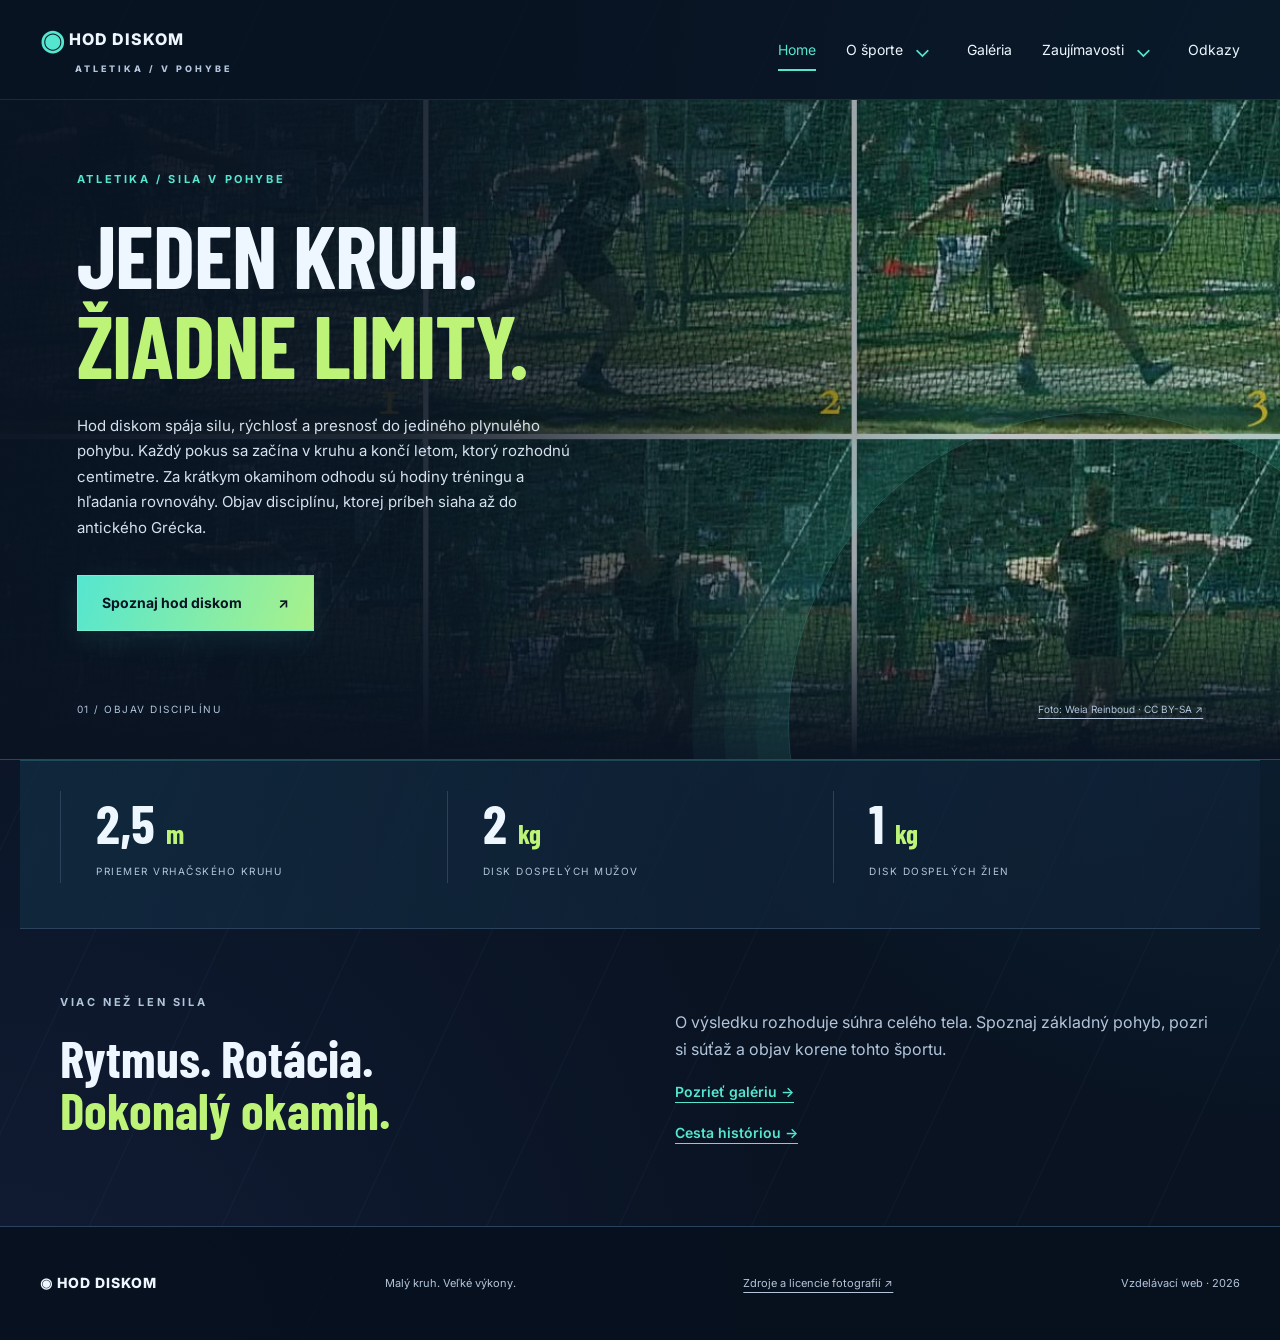
<file: index.html>
<!doctype html><html lang="sk"><head><meta charset="utf-8"><meta name="viewport" content="width=device-width,initial-scale=1"><meta name="description" content="Hod diskom: technika, história a fotografia jednej z najstarších atletických disciplín."><meta name="theme-color" content="#091322"><title>Home | HOD DISKOM</title><link rel="icon" href="assets/icon.svg" type="image/svg+xml"><link rel="stylesheet" href="styles-v5.css"><script src="app-v5.js" defer></script></head><body><a class="skip" href="#obsah">Preskočiť na obsah</a><header><a class="brand" href="index.html?v=5"><span class="mark">◉</span> HOD DISKOM<span class="brand-small">ATLETIKA / V POHYBE</span></a><button type="button" class="menu-toggle" aria-controls="menu" aria-expanded="false">Menu ☰</button><nav id="menu" aria-label="Hlavná navigácia"><a href="index.html?v=5" aria-current="page">Home</a><div class="nav-group"><a href="o-sporte.html?v=5">O športe</a><button type="button" class="submenu-toggle" aria-label="Podstránky: O športe" aria-expanded="false" aria-controls="sport-submenu"><span aria-hidden="true">⌄</span></button><div class="submenu" id="sport-submenu" hidden><a href="technika.html?v=5">Technika hodu</a><a href="nacinie.html?v=5">Náčinie a športovisko</a><a href="sutaz.html?v=5">Priebeh súťaže</a></div></div><a href="galeria.html?v=5">Galéria</a><div class="nav-group"><a href="historia.html?v=5">Zaujímavosti</a><button type="button" class="submenu-toggle" aria-label="Podstránky: Zaujímavosti" aria-expanded="false" aria-controls="history-submenu"><span aria-hidden="true">⌄</span></button><div class="submenu" id="history-submenu" hidden><a href="anticke-korene.html?v=5">Antické korene</a><a href="olympijsky-pribeh.html?v=5">Olympijský príbeh</a><a href="slavni-diskari.html?v=5">Slávni diskári</a></div></div><a href="odkazy.html?v=5">Odkazy</a></nav></header><main id="obsah"><section class="hero"><div class="hero-image"><img class="" src="assets/foto-1.jpg" alt="Rutger Smith počas hodu diskom" loading="lazy" width="1210" height="755"></div><div class="hero-copy"><p class="eyebrow">ATLETIKA / SILA V POHYBE</p><h1>JEDEN KRUH.<br><em>ŽIADNE LIMITY.</em></h1><p>Hod diskom spája silu, rýchlosť a presnosť do jediného plynulého pohybu. Každý pokus sa začína v kruhu a končí letom, ktorý rozhodnú centimetre. Za krátkym okamihom odhodu sú hodiny tréningu a hľadania rovnováhy. Objav disciplínu, ktorej príbeh siaha až do antického Grécka.</p><a class="button" href="o-sporte.html?v=5">Spoznaj hod diskom <span>↗</span></a></div><div class="hero-bottom"><span>01 / OBJAV DISCIPLÍNU</span><a href="odkazy.html?v=5#zdroje">Foto: Weia Reinboud · CC BY-SA ↗</a></div></section><section class="stats wrap" aria-label="Disciplína v číslach"><div><strong>2,5 <small>m</small></strong><span>PRIEMER VRHAČSKÉHO KRUHU</span></div><div><strong>2 <small>kg</small></strong><span>DISK DOSPELÝCH MUŽOV</span></div><div><strong>1 <small>kg</small></strong><span>DISK DOSPELÝCH ŽIEN</span></div></section><section class="wrap explore"><div><p class="eyebrow">VIAC NEŽ LEN SILA</p><h2>Rytmus. Rotácia.<br><em>Dokonalý okamih.</em></h2></div><div><p>O výsledku rozhoduje súhra celého tela. Spoznaj základný pohyb, pozri si súťaž a objav korene tohto športu.</p><a class="text-link" href="galeria.html?v=5">Pozrieť galériu →</a><a class="text-link" href="historia.html?v=5">Cesta históriou →</a></div></section></main><footer><a class="brand" href="index.html?v=5">◉ HOD DISKOM</a><p>Malý kruh. Veľké výkony.</p><a href="odkazy.html?v=5#zdroje">Zdroje a licencie fotografií ↗</a><span>Vzdelávací web · 2026</span></footer><dialog id="lightbox" aria-label="Prehliadač fotografií"><button type="button" class="close" aria-label="Zavrieť fotografiu">×</button><img alt=""><div class="lightbox-toolbar"><button type="button" class="photo-prev" aria-label="Predchádzajúca fotografia">←</button><p aria-live="polite"></p><button type="button" class="photo-next" aria-label="Nasledujúca fotografia">→</button></div></dialog></body></html>
</file>
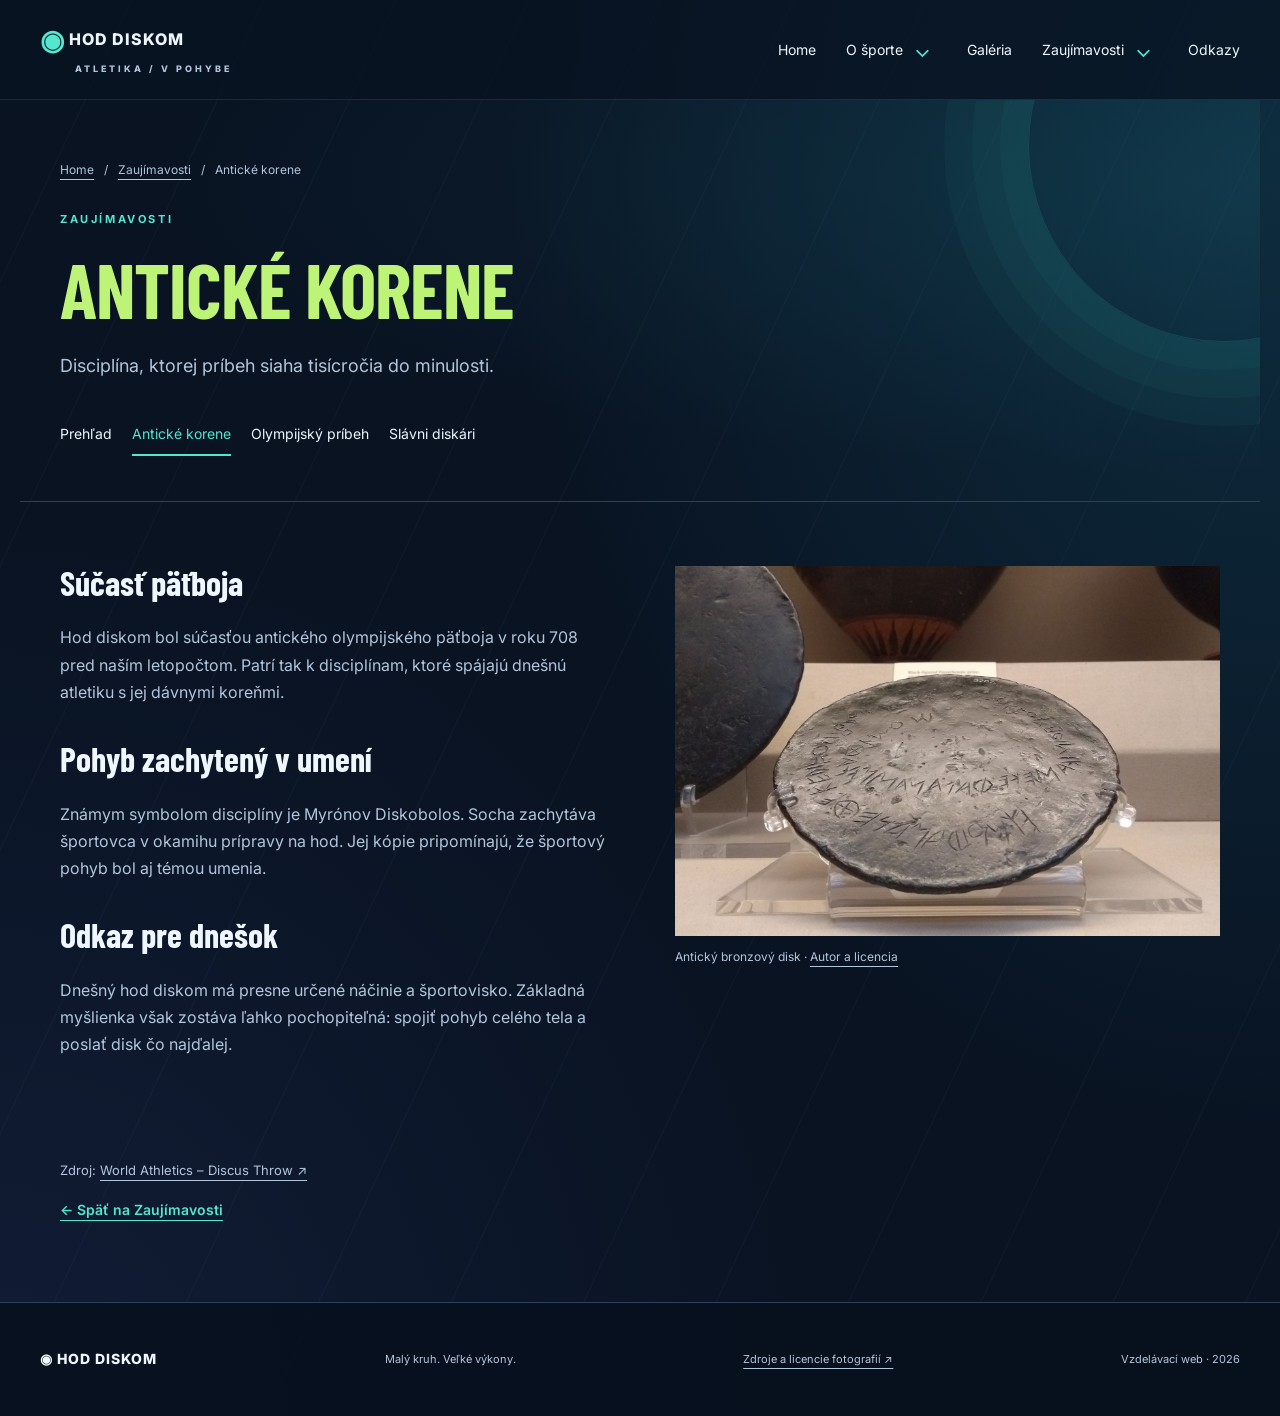
<file: anticke-korene.html>
<!doctype html><html lang="sk"><head><meta charset="utf-8"><meta name="viewport" content="width=device-width,initial-scale=1"><meta name="description" content="Hod diskom: technika, história a fotografia jednej z najstarších atletických disciplín."><meta name="theme-color" content="#091322"><title>Antické korene | HOD DISKOM</title><link rel="icon" href="assets/icon.svg" type="image/svg+xml"><link rel="stylesheet" href="styles-v5.css"><script src="app-v5.js" defer></script></head><body><a class="skip" href="#obsah">Preskočiť na obsah</a><header><a class="brand" href="index.html?v=5"><span class="mark">◉</span> HOD DISKOM<span class="brand-small">ATLETIKA / V POHYBE</span></a><button type="button" class="menu-toggle" aria-controls="menu" aria-expanded="false">Menu ☰</button><nav id="menu" aria-label="Hlavná navigácia"><a href="index.html?v=5">Home</a><div class="nav-group"><a href="o-sporte.html?v=5">O športe</a><button type="button" class="submenu-toggle" aria-label="Podstránky: O športe" aria-expanded="false" aria-controls="sport-submenu"><span aria-hidden="true">⌄</span></button><div class="submenu" id="sport-submenu" hidden><a href="technika.html?v=5">Technika hodu</a><a href="nacinie.html?v=5">Náčinie a športovisko</a><a href="sutaz.html?v=5">Priebeh súťaže</a></div></div><a href="galeria.html?v=5">Galéria</a><div class="nav-group"><a href="historia.html?v=5">Zaujímavosti</a><button type="button" class="submenu-toggle" aria-label="Podstránky: Zaujímavosti" aria-expanded="false" aria-controls="history-submenu"><span aria-hidden="true">⌄</span></button><div class="submenu" id="history-submenu" hidden><a href="anticke-korene.html?v=5" aria-current="page">Antické korene</a><a href="olympijsky-pribeh.html?v=5">Olympijský príbeh</a><a href="slavni-diskari.html?v=5">Slávni diskári</a></div></div><a href="odkazy.html?v=5">Odkazy</a></nav></header><main id="obsah"><section class="page-head wrap"><div class="breadcrumbs"><a href="index.html?v=5">Home</a><span>/</span><a href="historia.html?v=5">Zaujímavosti</a><span>/</span><span>Antické korene</span></div><p class="eyebrow">ZAUJÍMAVOSTI</p><h1><em>ANTICKÉ KORENE</em></h1><p class="lead">Disciplína, ktorej príbeh siaha tisícročia do minulosti.</p><nav class="subnav" aria-label="Podstránky sekcie"><a href="historia.html?v=5">Prehľad</a><a href="anticke-korene.html?v=5" aria-current="page">Antické korene</a><a href="olympijsky-pribeh.html?v=5">Olympijský príbeh</a><a href="slavni-diskari.html?v=5">Slávni diskári</a></nav></section><section class="wrap split"><div><article class="topic-text"><h2>Súčasť päťboja</h2><p>Hod diskom bol súčasťou antického olympijského päťboja v roku 708 pred naším letopočtom. Patrí tak k disciplínam, ktoré spájajú dnešnú atletiku s jej dávnymi koreňmi.</p></article><article class="topic-text"><h2>Pohyb zachytený v umení</h2><p>Známym symbolom disciplíny je Myrónov Diskobolos. Socha zachytáva športovca v okamihu prípravy na hod. Jej kópie pripomínajú, že športový pohyb bol aj témou umenia.</p></article><article class="topic-text"><h2>Odkaz pre dnešok</h2><p>Dnešný hod diskom má presne určené náčinie a športovisko. Základná myšlienka však zostáva ľahko pochopiteľná: spojiť pohyb celého tela a poslať disk čo najďalej.</p></article></div><figure><img src="assets/foto-9.jpg" alt="Antický bronzový disk" width="1200" height="900"><figcaption>Antický bronzový disk · <a href="odkazy.html?v=5#zdroje">Autor a licencia</a></figcaption></figure></section><div class="wrap source-note">Zdroj: <a href="https://worldathletics.org/disciplines/throws/discus-throw">World Athletics – Discus Throw ↗</a><a class="text-link" href="historia.html?v=5">← Späť na Zaujímavosti</a></div></main><footer><a class="brand" href="index.html?v=5">◉ HOD DISKOM</a><p>Malý kruh. Veľké výkony.</p><a href="odkazy.html?v=5#zdroje">Zdroje a licencie fotografií ↗</a><span>Vzdelávací web · 2026</span></footer><dialog id="lightbox" aria-label="Prehliadač fotografií"><button type="button" class="close" aria-label="Zavrieť fotografiu">×</button><img alt=""><div class="lightbox-toolbar"><button type="button" class="photo-prev" aria-label="Predchádzajúca fotografia">←</button><p aria-live="polite"></p><button type="button" class="photo-next" aria-label="Nasledujúca fotografia">→</button></div></dialog></body></html>
</file>
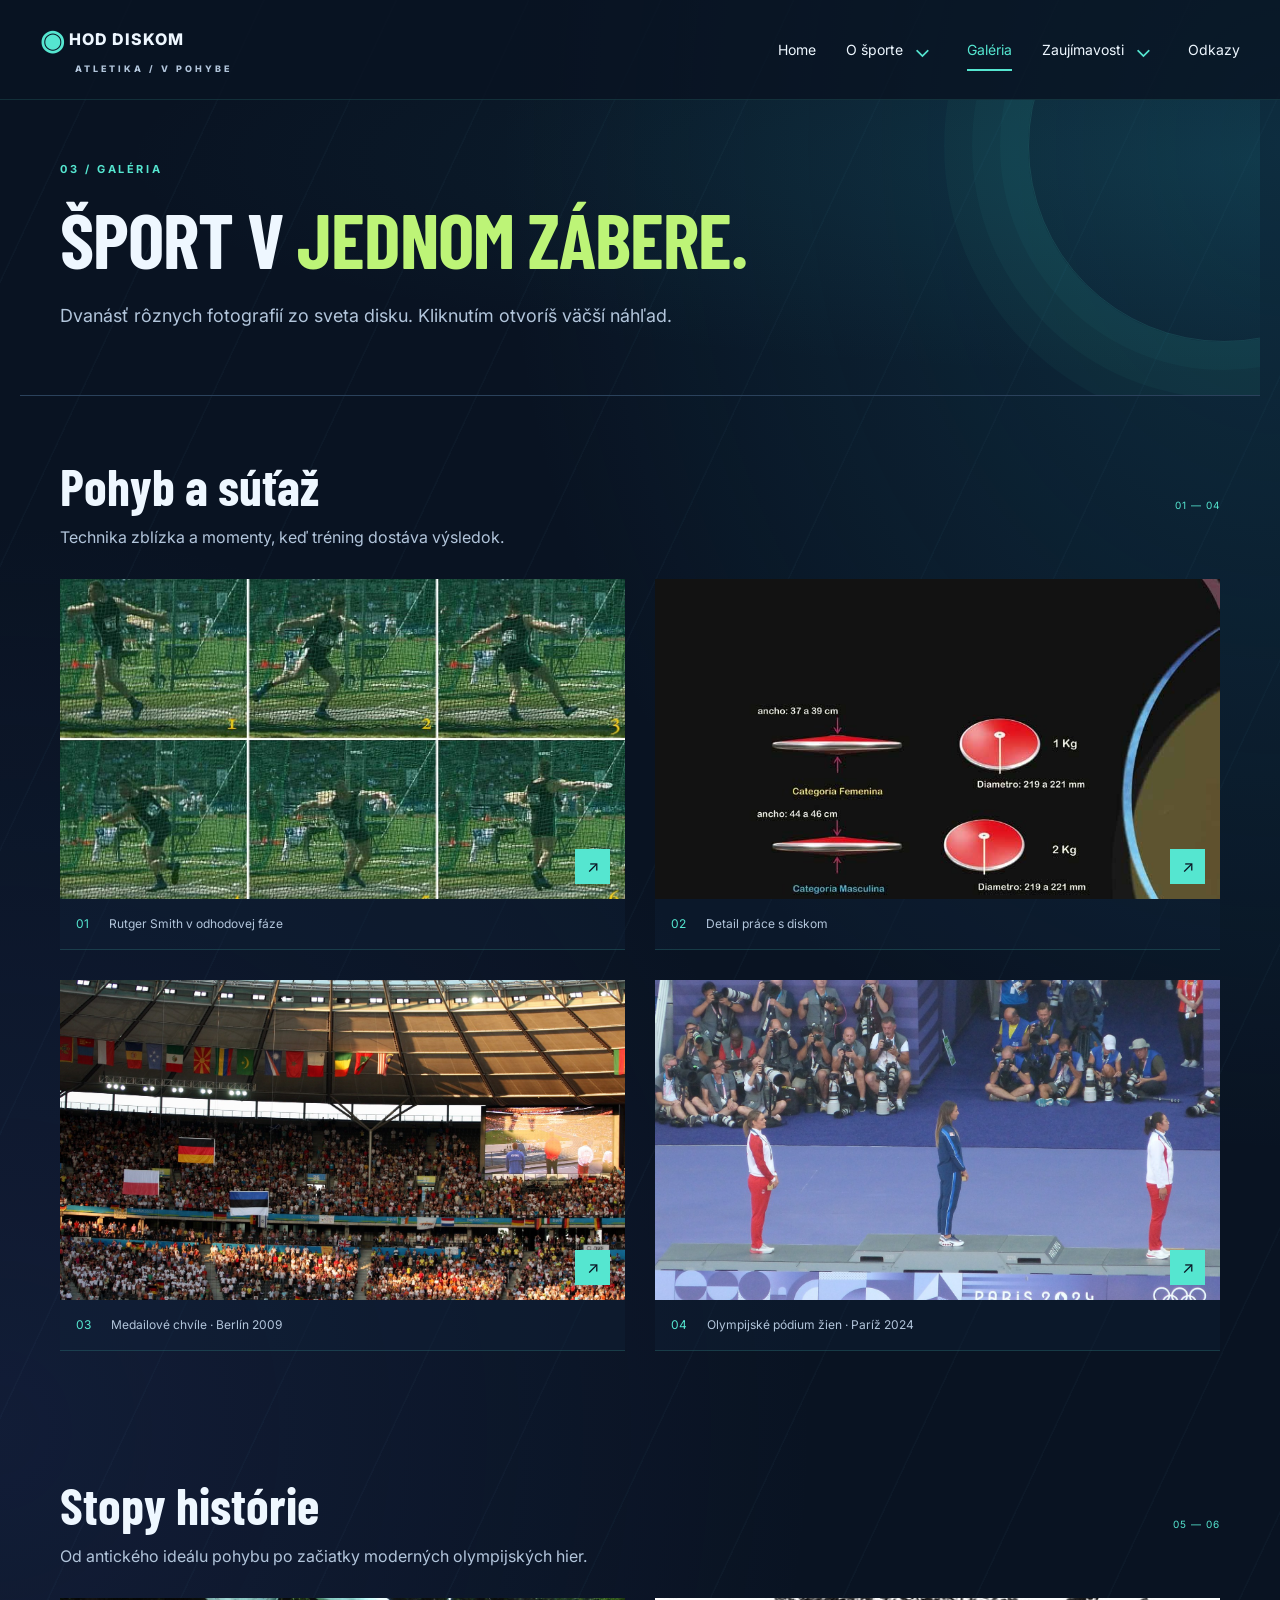
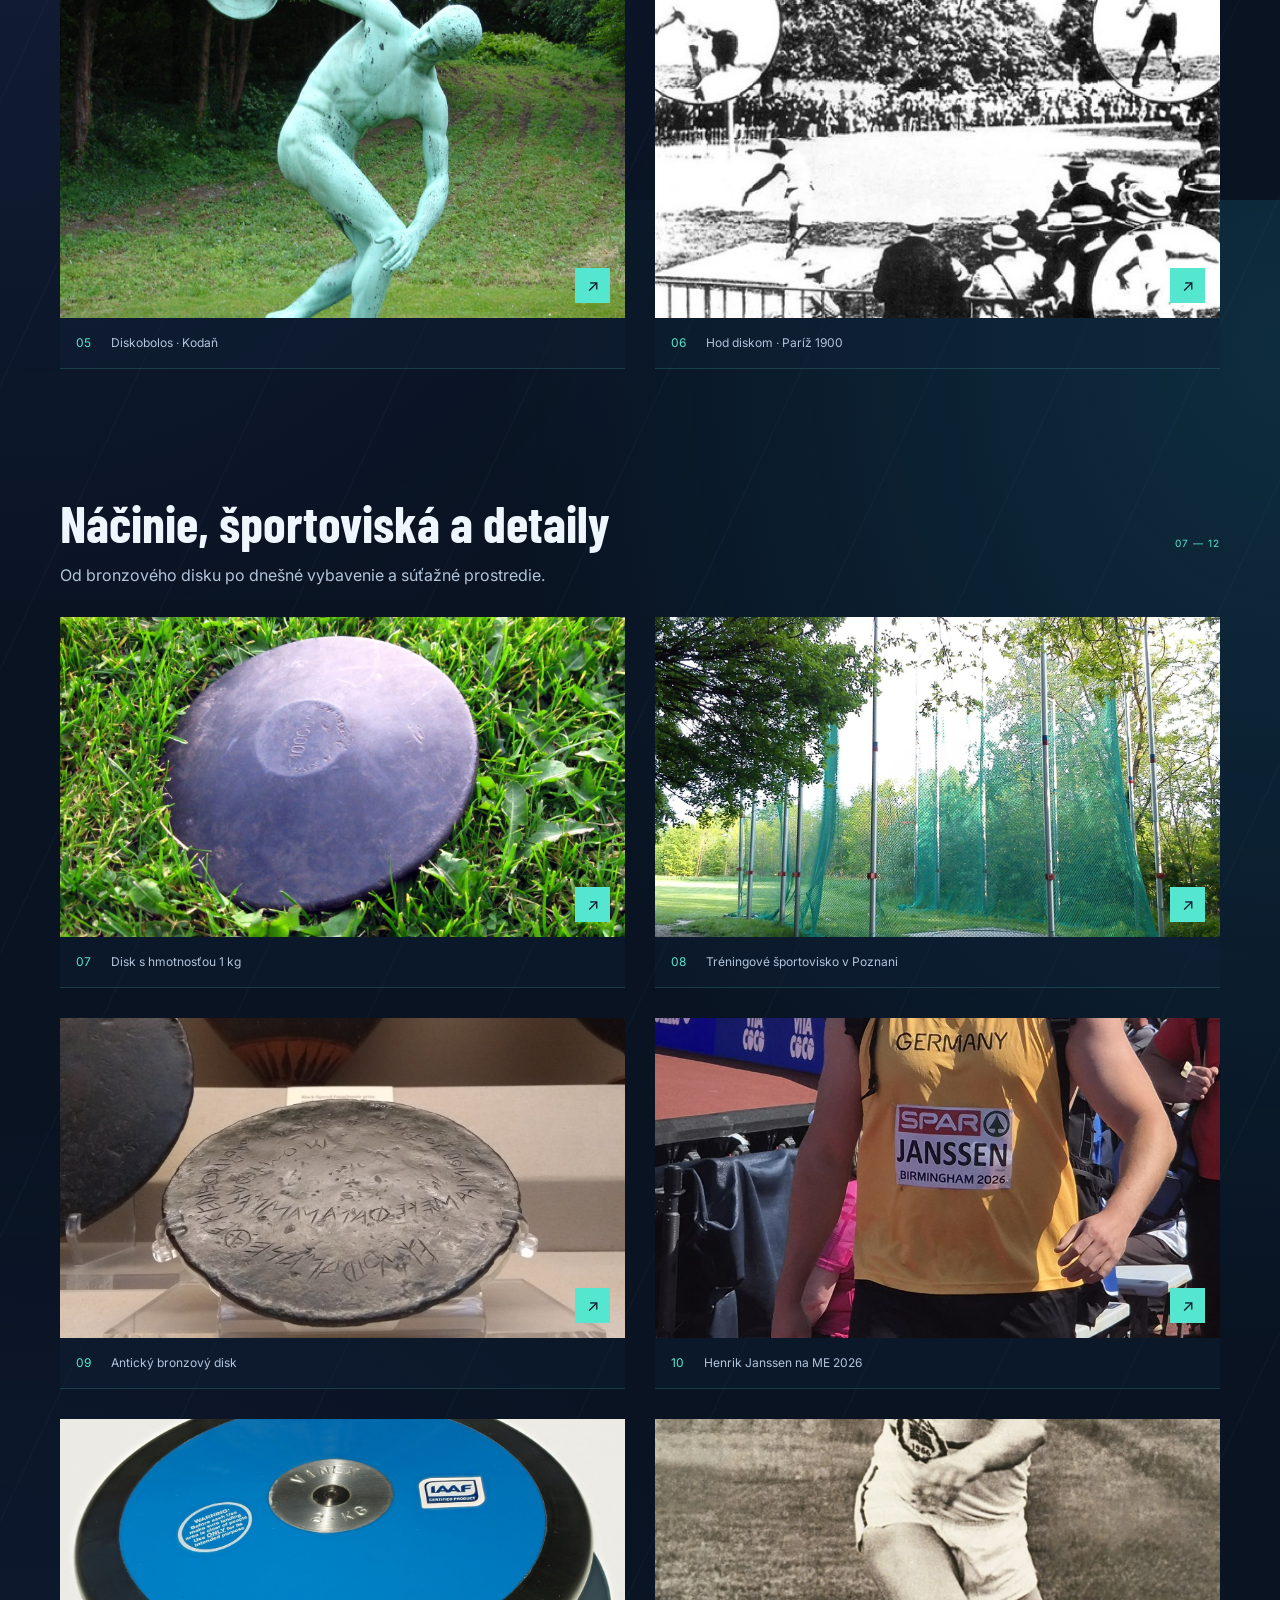
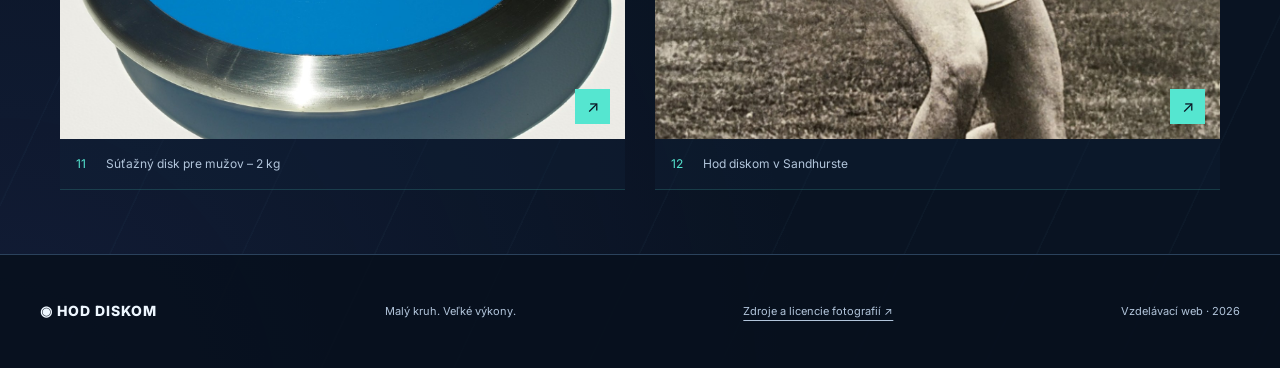
<file: galeria.html>
<!doctype html><html lang="sk"><head><meta charset="utf-8"><meta name="viewport" content="width=device-width,initial-scale=1"><meta name="description" content="Hod diskom: technika, história a fotografia jednej z najstarších atletických disciplín."><meta name="theme-color" content="#091322"><title>Galéria | HOD DISKOM</title><link rel="icon" href="assets/icon.svg" type="image/svg+xml"><link rel="stylesheet" href="styles-v5.css"><script src="app-v5.js" defer></script></head><body><a class="skip" href="#obsah">Preskočiť na obsah</a><header><a class="brand" href="index.html?v=5"><span class="mark">◉</span> HOD DISKOM<span class="brand-small">ATLETIKA / V POHYBE</span></a><button type="button" class="menu-toggle" aria-controls="menu" aria-expanded="false">Menu ☰</button><nav id="menu" aria-label="Hlavná navigácia"><a href="index.html?v=5">Home</a><div class="nav-group"><a href="o-sporte.html?v=5">O športe</a><button type="button" class="submenu-toggle" aria-label="Podstránky: O športe" aria-expanded="false" aria-controls="sport-submenu"><span aria-hidden="true">⌄</span></button><div class="submenu" id="sport-submenu" hidden><a href="technika.html?v=5">Technika hodu</a><a href="nacinie.html?v=5">Náčinie a športovisko</a><a href="sutaz.html?v=5">Priebeh súťaže</a></div></div><a href="galeria.html?v=5" aria-current="page">Galéria</a><div class="nav-group"><a href="historia.html?v=5">Zaujímavosti</a><button type="button" class="submenu-toggle" aria-label="Podstránky: Zaujímavosti" aria-expanded="false" aria-controls="history-submenu"><span aria-hidden="true">⌄</span></button><div class="submenu" id="history-submenu" hidden><a href="anticke-korene.html?v=5">Antické korene</a><a href="olympijsky-pribeh.html?v=5">Olympijský príbeh</a><a href="slavni-diskari.html?v=5">Slávni diskári</a></div></div><a href="odkazy.html?v=5">Odkazy</a></nav></header><main id="obsah"><section class="page-head wrap"><p class="eyebrow">03 / GALÉRIA</p><h1>ŠPORT V <em>JEDNOM ZÁBERE.</em></h1><p class="lead">Dvanásť rôznych fotografií zo sveta disku. Kliknutím otvoríš väčší náhľad.</p></section><section class="wrap"><div class="section-title"><div><h2>Pohyb a súťaž</h2><p>Technika zblízka a momenty, keď tréning dostáva výsledok.</p></div><span>01 — 04</span></div><div class="gallery"><figure class="gallery-card"><button type="button" class="zoom" aria-label="Zväčšiť: Rutger Smith v odhodovej fáze"><img class="" src="assets/foto-1.jpg" alt="Rutger Smith v odhodovej fáze" loading="lazy" width="1210" height="755"><span>↗</span></button><figcaption><span>01</span>Rutger Smith v odhodovej fáze</figcaption></figure><figure class="gallery-card"><button type="button" class="zoom" aria-label="Zväčšiť: Detail práce s diskom"><img class="" src="assets/foto-2.jpg" alt="Detail práce s diskom" loading="lazy" width="1210" height="755"><span>↗</span></button><figcaption><span>02</span>Detail práce s diskom</figcaption></figure><figure class="gallery-card"><button type="button" class="zoom" aria-label="Zväčšiť: Medailové chvíle · Berlín 2009"><img class="" src="assets/foto-3.jpg" alt="Medailové chvíle · Berlín 2009" loading="lazy" width="1210" height="755"><span>↗</span></button><figcaption><span>03</span>Medailové chvíle · Berlín 2009</figcaption></figure><figure class="gallery-card"><button type="button" class="zoom" aria-label="Zväčšiť: Olympijské pódium žien · Paríž 2024"><img class="" src="assets/foto-4.jpg" alt="Olympijské pódium žien · Paríž 2024" loading="lazy" width="1210" height="755"><span>↗</span></button><figcaption><span>04</span>Olympijské pódium žien · Paríž 2024</figcaption></figure></div></section><section class="wrap"><div class="section-title"><div><h2>Stopy histórie</h2><p>Od antického ideálu pohybu po začiatky moderných olympijských hier.</p></div><span>05 — 06</span></div><div class="gallery"><figure class="gallery-card"><button type="button" class="zoom" aria-label="Zväčšiť: Diskobolos · Kodaň"><img class="" src="assets/foto-5.jpg" alt="Diskobolos · Kodaň" loading="lazy" width="1210" height="755"><span>↗</span></button><figcaption><span>05</span>Diskobolos · Kodaň</figcaption></figure><figure class="gallery-card"><button type="button" class="zoom" aria-label="Zväčšiť: Hod diskom · Paríž 1900"><img class="" src="assets/foto-6.jpg" alt="Hod diskom · Paríž 1900" loading="lazy" width="1210" height="755"><span>↗</span></button><figcaption><span>06</span>Hod diskom · Paríž 1900</figcaption></figure></div></section><section class="wrap"><div class="section-title"><div><h2>Náčinie, športoviská a detaily</h2><p>Od bronzového disku po dnešné vybavenie a súťažné prostredie.</p></div><span>07 — 12</span></div><div class="gallery"><figure class="gallery-card"><button type="button" class="zoom" aria-label="Zväčšiť: Disk s hmotnosťou 1 kg"><img src="assets/foto-7.jpg" alt="Disk s hmotnosťou 1 kg" loading="lazy" width="1200" height="900"><span>↗</span></button><figcaption><span>07</span>Disk s hmotnosťou 1 kg</figcaption></figure><figure class="gallery-card"><button type="button" class="zoom" aria-label="Zväčšiť: Tréningové športovisko v Poznani"><img src="assets/foto-8.jpg" alt="Tréningové športovisko v Poznani" loading="lazy" width="1200" height="900"><span>↗</span></button><figcaption><span>08</span>Tréningové športovisko v Poznani</figcaption></figure><figure class="gallery-card"><button type="button" class="zoom" aria-label="Zväčšiť: Antický bronzový disk"><img src="assets/foto-9.jpg" alt="Antický bronzový disk" loading="lazy" width="1200" height="900"><span>↗</span></button><figcaption><span>09</span>Antický bronzový disk</figcaption></figure><figure class="gallery-card"><button type="button" class="zoom" aria-label="Zväčšiť: Henrik Janssen na ME 2026"><img src="assets/foto-10.jpg" alt="Henrik Janssen na ME 2026" loading="lazy" width="1200" height="900"><span>↗</span></button><figcaption><span>10</span>Henrik Janssen na ME 2026</figcaption></figure><figure class="gallery-card"><button type="button" class="zoom" aria-label="Zväčšiť: Súťažný disk pre mužov – 2 kg"><img src="assets/foto-11.jpg" alt="Súťažný disk pre mužov – 2 kg" loading="lazy" width="1200" height="900"><span>↗</span></button><figcaption><span>11</span>Súťažný disk pre mužov – 2 kg</figcaption></figure><figure class="gallery-card"><button type="button" class="zoom" aria-label="Zväčšiť: Hod diskom v Sandhurste"><img src="assets/foto-12.jpg" alt="Hod diskom v Sandhurste" loading="lazy" width="1200" height="900"><span>↗</span></button><figcaption><span>12</span>Hod diskom v Sandhurste</figcaption></figure></div></section></main><footer><a class="brand" href="index.html?v=5">◉ HOD DISKOM</a><p>Malý kruh. Veľké výkony.</p><a href="odkazy.html?v=5#zdroje">Zdroje a licencie fotografií ↗</a><span>Vzdelávací web · 2026</span></footer><dialog id="lightbox" aria-label="Prehliadač fotografií"><button type="button" class="close" aria-label="Zavrieť fotografiu">×</button><img alt=""><div class="lightbox-toolbar"><button type="button" class="photo-prev" aria-label="Predchádzajúca fotografia">←</button><p aria-live="polite"></p><button type="button" class="photo-next" aria-label="Nasledujúca fotografia">→</button></div></dialog></body></html>
</file>
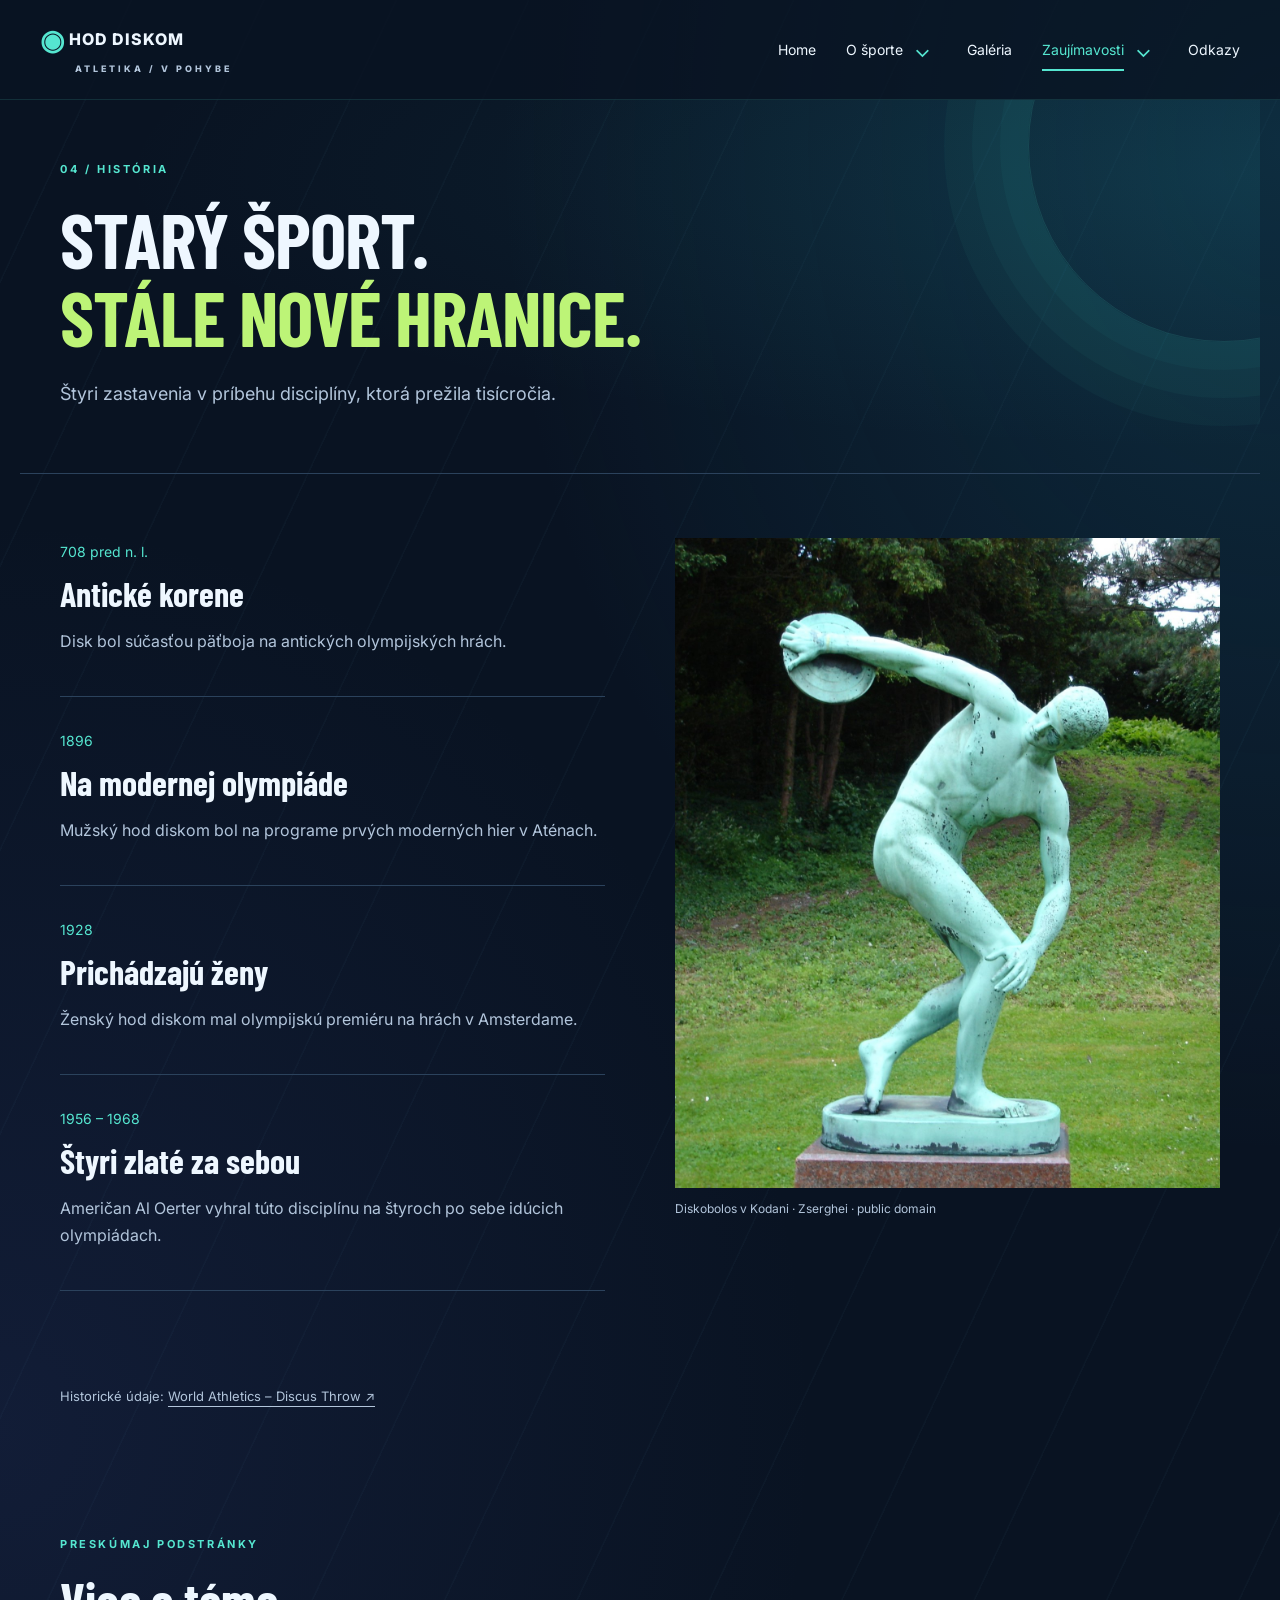
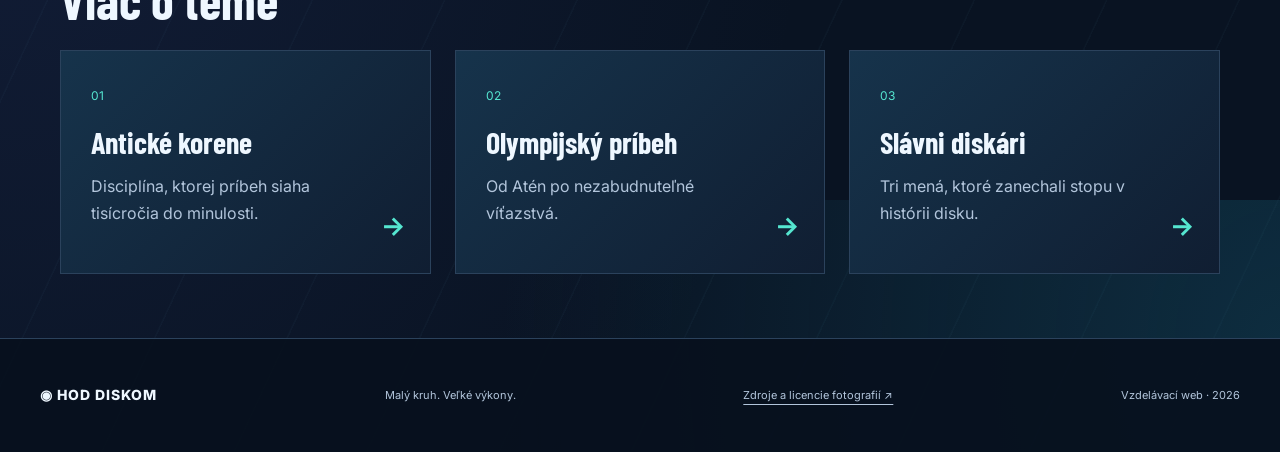
<file: historia.html>
<!doctype html><html lang="sk"><head><meta charset="utf-8"><meta name="viewport" content="width=device-width,initial-scale=1"><meta name="description" content="Hod diskom: technika, história a fotografia jednej z najstarších atletických disciplín."><meta name="theme-color" content="#091322"><title>Zaujímavosti a história | HOD DISKOM</title><link rel="icon" href="assets/icon.svg" type="image/svg+xml"><link rel="stylesheet" href="styles-v5.css"><script src="app-v5.js" defer></script></head><body><a class="skip" href="#obsah">Preskočiť na obsah</a><header><a class="brand" href="index.html?v=5"><span class="mark">◉</span> HOD DISKOM<span class="brand-small">ATLETIKA / V POHYBE</span></a><button type="button" class="menu-toggle" aria-controls="menu" aria-expanded="false">Menu ☰</button><nav id="menu" aria-label="Hlavná navigácia"><a href="index.html?v=5">Home</a><div class="nav-group"><a href="o-sporte.html?v=5">O športe</a><button type="button" class="submenu-toggle" aria-label="Podstránky: O športe" aria-expanded="false" aria-controls="sport-submenu"><span aria-hidden="true">⌄</span></button><div class="submenu" id="sport-submenu" hidden><a href="technika.html?v=5">Technika hodu</a><a href="nacinie.html?v=5">Náčinie a športovisko</a><a href="sutaz.html?v=5">Priebeh súťaže</a></div></div><a href="galeria.html?v=5">Galéria</a><div class="nav-group"><a href="historia.html?v=5" aria-current="page">Zaujímavosti</a><button type="button" class="submenu-toggle" aria-label="Podstránky: Zaujímavosti" aria-expanded="false" aria-controls="history-submenu"><span aria-hidden="true">⌄</span></button><div class="submenu" id="history-submenu" hidden><a href="anticke-korene.html?v=5">Antické korene</a><a href="olympijsky-pribeh.html?v=5">Olympijský príbeh</a><a href="slavni-diskari.html?v=5">Slávni diskári</a></div></div><a href="odkazy.html?v=5">Odkazy</a></nav></header><main id="obsah"><section class="page-head wrap"><p class="eyebrow">04 / HISTÓRIA</p><h1>STARÝ ŠPORT.<br><em>STÁLE NOVÉ HRANICE.</em></h1><p class="lead">Štyri zastavenia v príbehu disciplíny, ktorá prežila tisícročia.</p></section><section class="wrap split history"><div class="timeline"><article><span>708 pred n. l.</span><h2>Antické korene</h2><p>Disk bol súčasťou päťboja na antických olympijských hrách.</p></article><article><span>1896</span><h2>Na modernej olympiáde</h2><p>Mužský hod diskom bol na programe prvých moderných hier v Aténach.</p></article><article><span>1928</span><h2>Prichádzajú ženy</h2><p>Ženský hod diskom mal olympijskú premiéru na hrách v Amsterdame.</p></article><article><span>1956 – 1968</span><h2>Štyri zlaté za sebou</h2><p>Američan Al Oerter vyhral túto disciplínu na štyroch po sebe idúcich olympiádach.</p></article></div><figure><img class="" src="assets/foto-5.jpg" alt="Bronzová kópia Myrónovho Diskobola v Kodani" loading="lazy" width="1210" height="755"><figcaption>Diskobolos v Kodani · Zserghei · public domain</figcaption></figure></section><div class="wrap source-note">Historické údaje: <a href="https://worldathletics.org/disciplines/throws/discus-throw">World Athletics – Discus Throw ↗</a></div><section class="wrap topic-section"><p class="eyebrow">PRESKÚMAJ PODSTRÁNKY</p><h2>Viac o téme</h2><div class="topic-grid"><a class="topic-card" href="anticke-korene.html?v=5"><span>01</span><h3>Antické korene</h3><p>Disciplína, ktorej príbeh siaha tisícročia do minulosti.</p><b aria-hidden="true">→</b></a><a class="topic-card" href="olympijsky-pribeh.html?v=5"><span>02</span><h3>Olympijský príbeh</h3><p>Od Atén po nezabudnuteľné víťazstvá.</p><b aria-hidden="true">→</b></a><a class="topic-card" href="slavni-diskari.html?v=5"><span>03</span><h3>Slávni diskári</h3><p>Tri mená, ktoré zanechali stopu v histórii disku.</p><b aria-hidden="true">→</b></a></div></section></main><footer><a class="brand" href="index.html?v=5">◉ HOD DISKOM</a><p>Malý kruh. Veľké výkony.</p><a href="odkazy.html?v=5#zdroje">Zdroje a licencie fotografií ↗</a><span>Vzdelávací web · 2026</span></footer><dialog id="lightbox" aria-label="Prehliadač fotografií"><button type="button" class="close" aria-label="Zavrieť fotografiu">×</button><img alt=""><div class="lightbox-toolbar"><button type="button" class="photo-prev" aria-label="Predchádzajúca fotografia">←</button><p aria-live="polite"></p><button type="button" class="photo-next" aria-label="Nasledujúca fotografia">→</button></div></dialog></body></html>
</file>
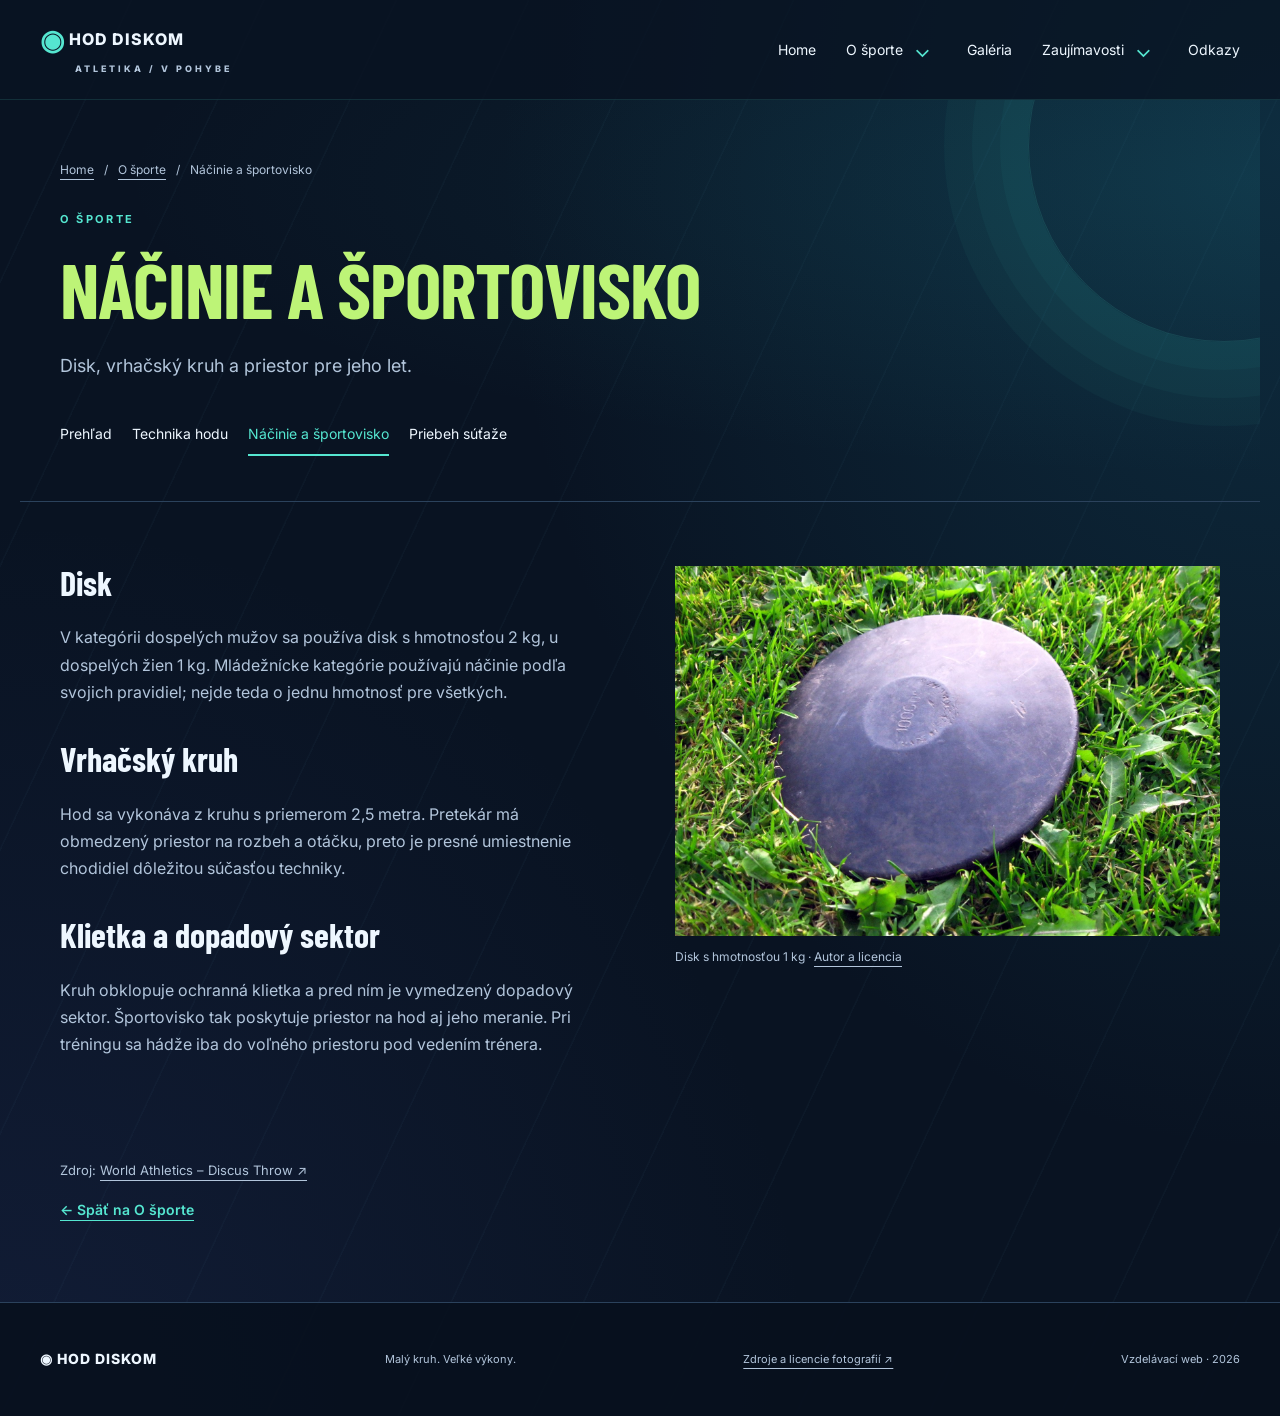
<file: nacinie.html>
<!doctype html><html lang="sk"><head><meta charset="utf-8"><meta name="viewport" content="width=device-width,initial-scale=1"><meta name="description" content="Hod diskom: technika, história a fotografia jednej z najstarších atletických disciplín."><meta name="theme-color" content="#091322"><title>Náčinie a športovisko | HOD DISKOM</title><link rel="icon" href="assets/icon.svg" type="image/svg+xml"><link rel="stylesheet" href="styles-v5.css"><script src="app-v5.js" defer></script></head><body><a class="skip" href="#obsah">Preskočiť na obsah</a><header><a class="brand" href="index.html?v=5"><span class="mark">◉</span> HOD DISKOM<span class="brand-small">ATLETIKA / V POHYBE</span></a><button type="button" class="menu-toggle" aria-controls="menu" aria-expanded="false">Menu ☰</button><nav id="menu" aria-label="Hlavná navigácia"><a href="index.html?v=5">Home</a><div class="nav-group"><a href="o-sporte.html?v=5">O športe</a><button type="button" class="submenu-toggle" aria-label="Podstránky: O športe" aria-expanded="false" aria-controls="sport-submenu"><span aria-hidden="true">⌄</span></button><div class="submenu" id="sport-submenu" hidden><a href="technika.html?v=5">Technika hodu</a><a href="nacinie.html?v=5" aria-current="page">Náčinie a športovisko</a><a href="sutaz.html?v=5">Priebeh súťaže</a></div></div><a href="galeria.html?v=5">Galéria</a><div class="nav-group"><a href="historia.html?v=5">Zaujímavosti</a><button type="button" class="submenu-toggle" aria-label="Podstránky: Zaujímavosti" aria-expanded="false" aria-controls="history-submenu"><span aria-hidden="true">⌄</span></button><div class="submenu" id="history-submenu" hidden><a href="anticke-korene.html?v=5">Antické korene</a><a href="olympijsky-pribeh.html?v=5">Olympijský príbeh</a><a href="slavni-diskari.html?v=5">Slávni diskári</a></div></div><a href="odkazy.html?v=5">Odkazy</a></nav></header><main id="obsah"><section class="page-head wrap"><div class="breadcrumbs"><a href="index.html?v=5">Home</a><span>/</span><a href="o-sporte.html?v=5">O športe</a><span>/</span><span>Náčinie a športovisko</span></div><p class="eyebrow">O ŠPORTE</p><h1><em>NÁČINIE A ŠPORTOVISKO</em></h1><p class="lead">Disk, vrhačský kruh a priestor pre jeho let.</p><nav class="subnav" aria-label="Podstránky sekcie"><a href="o-sporte.html?v=5">Prehľad</a><a href="technika.html?v=5">Technika hodu</a><a href="nacinie.html?v=5" aria-current="page">Náčinie a športovisko</a><a href="sutaz.html?v=5">Priebeh súťaže</a></nav></section><section class="wrap split"><div><article class="topic-text"><h2>Disk</h2><p>V kategórii dospelých mužov sa používa disk s hmotnosťou 2 kg, u dospelých žien 1 kg. Mládežnícke kategórie používajú náčinie podľa svojich pravidiel; nejde teda o jednu hmotnosť pre všetkých.</p></article><article class="topic-text"><h2>Vrhačský kruh</h2><p>Hod sa vykonáva z kruhu s priemerom 2,5 metra. Pretekár má obmedzený priestor na rozbeh a otáčku, preto je presné umiestnenie chodidiel dôležitou súčasťou techniky.</p></article><article class="topic-text"><h2>Klietka a dopadový sektor</h2><p>Kruh obklopuje ochranná klietka a pred ním je vymedzený dopadový sektor. Športovisko tak poskytuje priestor na hod aj jeho meranie. Pri tréningu sa hádže iba do voľného priestoru pod vedením trénera.</p></article></div><figure><img src="assets/foto-7.jpg" alt="Disk s hmotnosťou 1 kg" width="1200" height="900"><figcaption>Disk s hmotnosťou 1 kg · <a href="odkazy.html?v=5#zdroje">Autor a licencia</a></figcaption></figure></section><div class="wrap source-note">Zdroj: <a href="https://worldathletics.org/disciplines/throws/discus-throw">World Athletics – Discus Throw ↗</a><a class="text-link" href="o-sporte.html?v=5">← Späť na O športe</a></div></main><footer><a class="brand" href="index.html?v=5">◉ HOD DISKOM</a><p>Malý kruh. Veľké výkony.</p><a href="odkazy.html?v=5#zdroje">Zdroje a licencie fotografií ↗</a><span>Vzdelávací web · 2026</span></footer><dialog id="lightbox" aria-label="Prehliadač fotografií"><button type="button" class="close" aria-label="Zavrieť fotografiu">×</button><img alt=""><div class="lightbox-toolbar"><button type="button" class="photo-prev" aria-label="Predchádzajúca fotografia">←</button><p aria-live="polite"></p><button type="button" class="photo-next" aria-label="Nasledujúca fotografia">→</button></div></dialog></body></html>
</file>
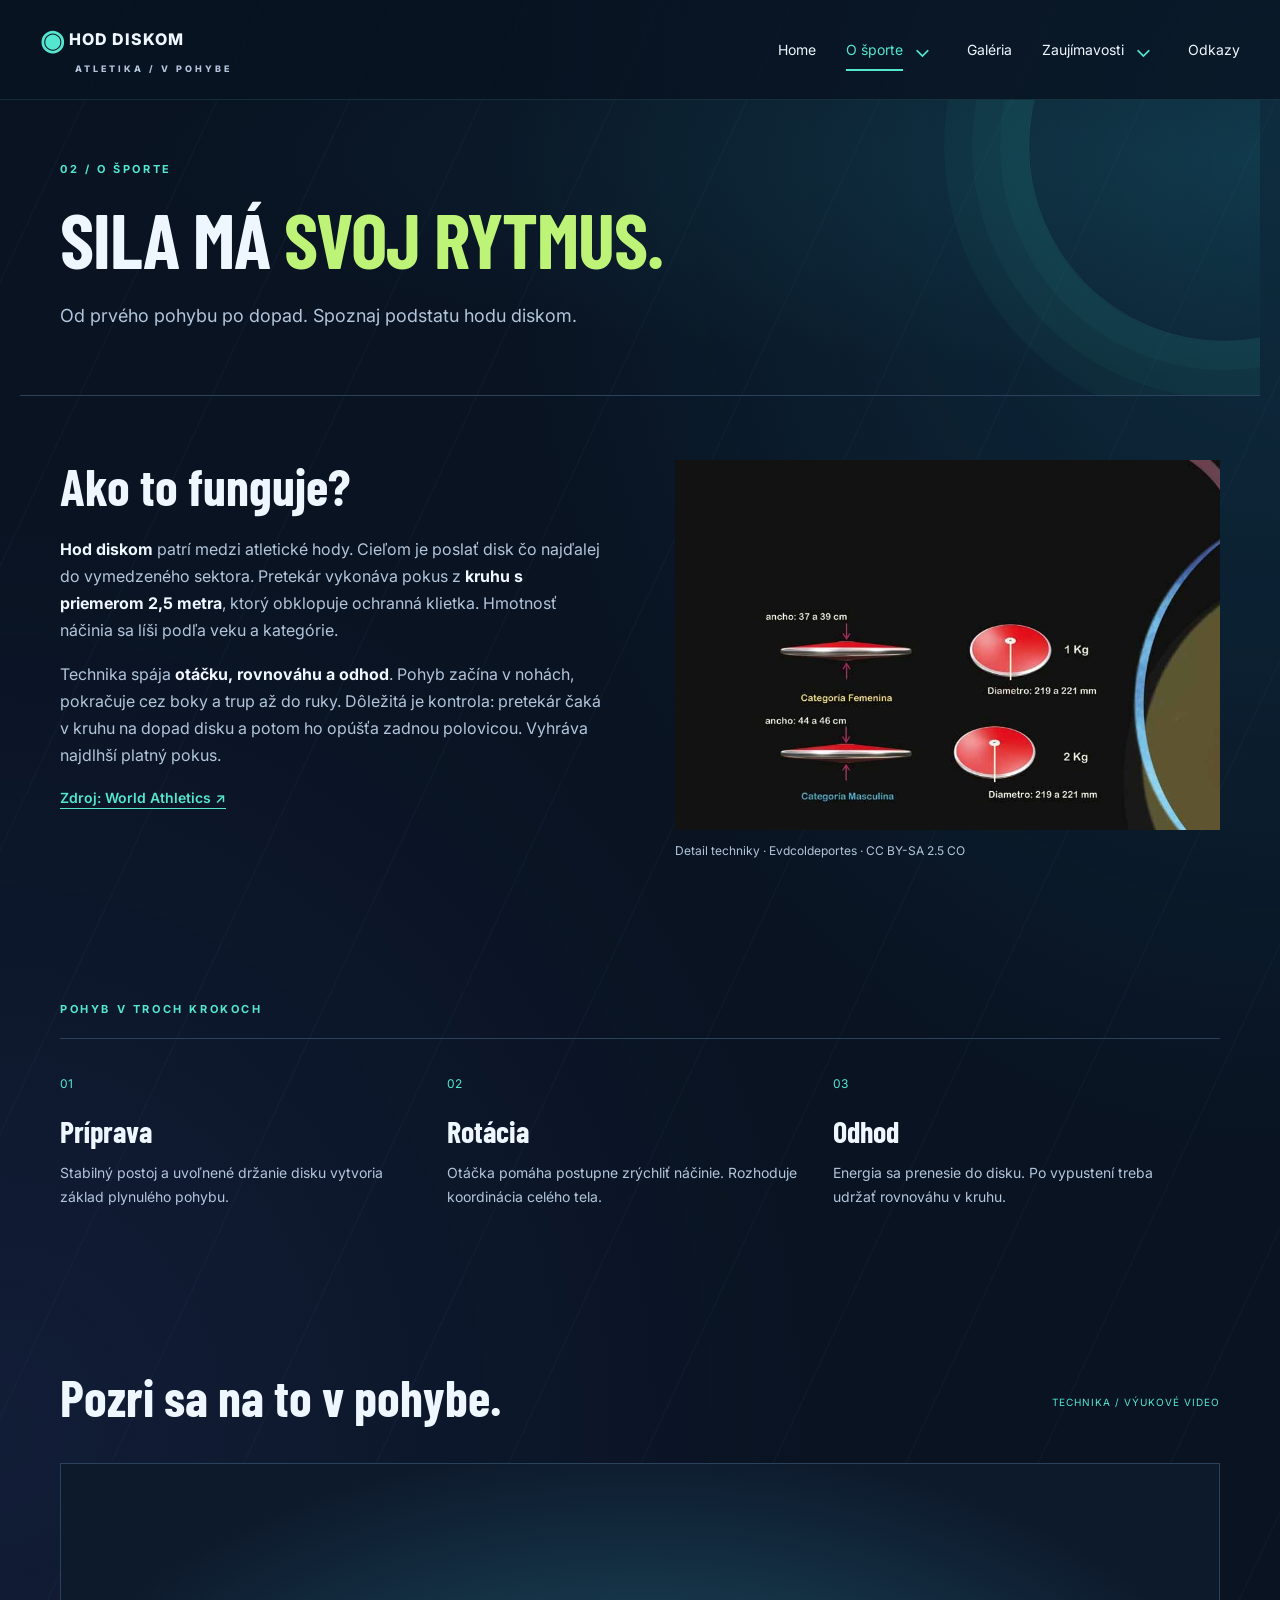
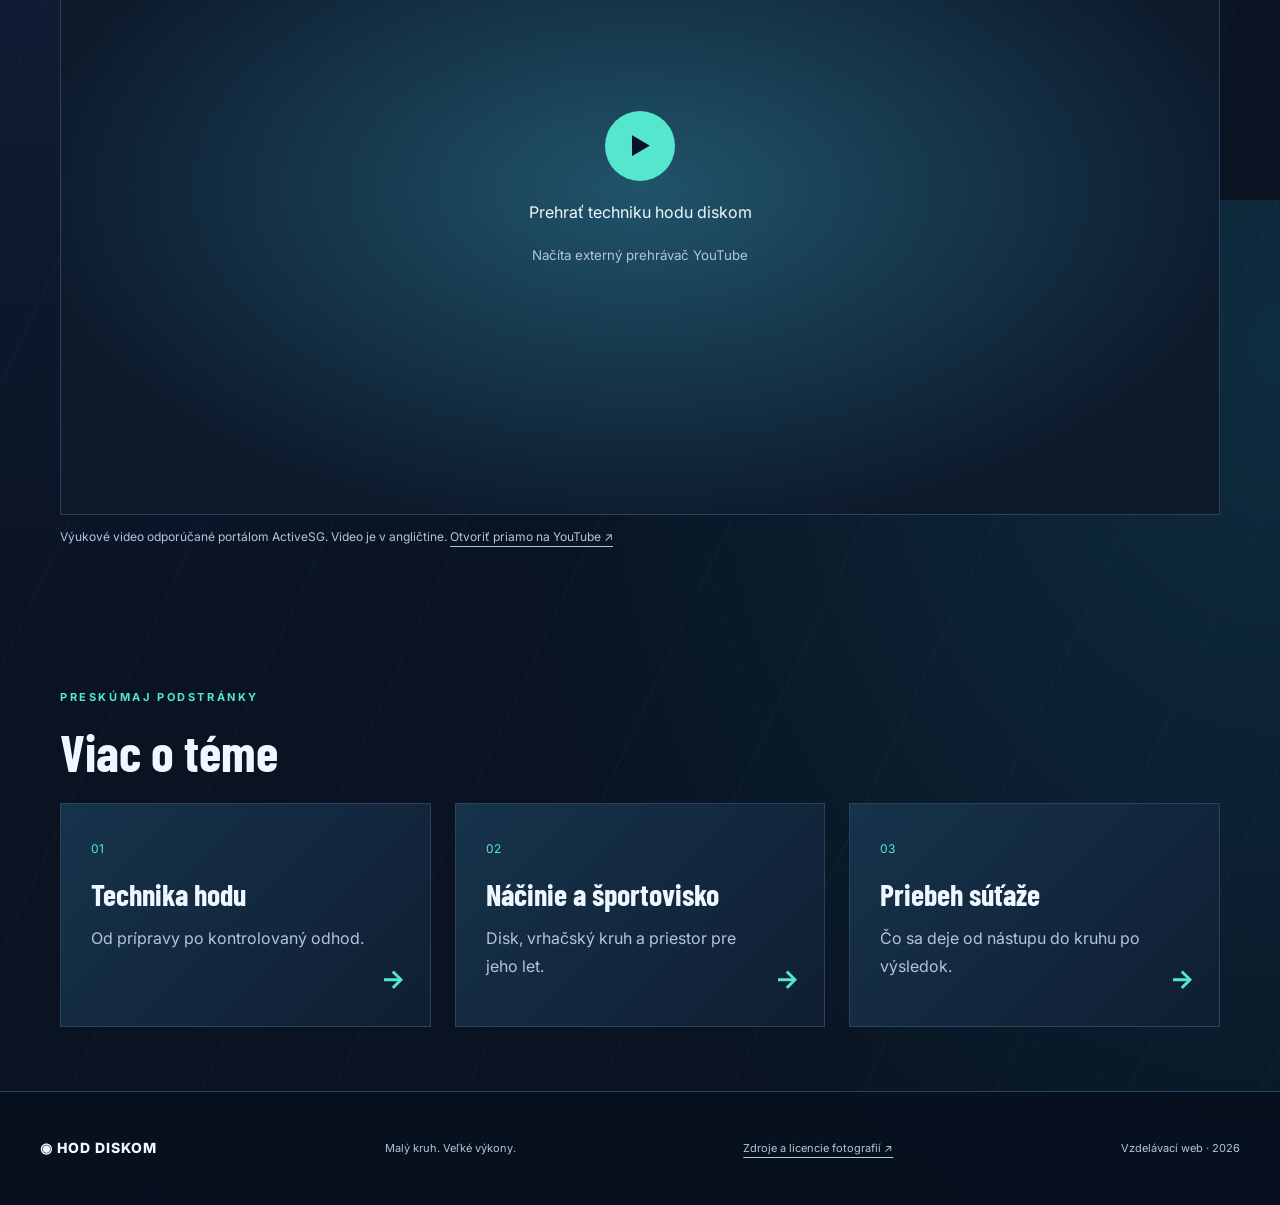
<file: o-sporte.html>
<!doctype html><html lang="sk"><head><meta charset="utf-8"><meta name="viewport" content="width=device-width,initial-scale=1"><meta name="description" content="Hod diskom: technika, história a fotografia jednej z najstarších atletických disciplín."><meta name="theme-color" content="#091322"><title>O športe | HOD DISKOM</title><link rel="icon" href="assets/icon.svg" type="image/svg+xml"><link rel="stylesheet" href="styles-v5.css"><script src="app-v5.js" defer></script></head><body><a class="skip" href="#obsah">Preskočiť na obsah</a><header><a class="brand" href="index.html?v=5"><span class="mark">◉</span> HOD DISKOM<span class="brand-small">ATLETIKA / V POHYBE</span></a><button type="button" class="menu-toggle" aria-controls="menu" aria-expanded="false">Menu ☰</button><nav id="menu" aria-label="Hlavná navigácia"><a href="index.html?v=5">Home</a><div class="nav-group"><a href="o-sporte.html?v=5" aria-current="page">O športe</a><button type="button" class="submenu-toggle" aria-label="Podstránky: O športe" aria-expanded="false" aria-controls="sport-submenu"><span aria-hidden="true">⌄</span></button><div class="submenu" id="sport-submenu" hidden><a href="technika.html?v=5">Technika hodu</a><a href="nacinie.html?v=5">Náčinie a športovisko</a><a href="sutaz.html?v=5">Priebeh súťaže</a></div></div><a href="galeria.html?v=5">Galéria</a><div class="nav-group"><a href="historia.html?v=5">Zaujímavosti</a><button type="button" class="submenu-toggle" aria-label="Podstránky: Zaujímavosti" aria-expanded="false" aria-controls="history-submenu"><span aria-hidden="true">⌄</span></button><div class="submenu" id="history-submenu" hidden><a href="anticke-korene.html?v=5">Antické korene</a><a href="olympijsky-pribeh.html?v=5">Olympijský príbeh</a><a href="slavni-diskari.html?v=5">Slávni diskári</a></div></div><a href="odkazy.html?v=5">Odkazy</a></nav></header><main id="obsah"><section class="page-head wrap"><p class="eyebrow">02 / O ŠPORTE</p><h1>SILA MÁ <em>SVOJ RYTMUS.</em></h1><p class="lead">Od prvého pohybu po dopad. Spoznaj podstatu hodu diskom.</p></section><section class="wrap split"><div><h2>Ako to funguje?</h2><p><strong>Hod diskom</strong> patrí medzi atletické hody. Cieľom je poslať disk čo najďalej do vymedzeného sektora. Pretekár vykonáva pokus z <strong>kruhu s priemerom 2,5 metra</strong>, ktorý obklopuje ochranná klietka. Hmotnosť náčinia sa líši podľa veku a kategórie.</p><p>Technika spája <strong>otáčku, rovnováhu a odhod</strong>. Pohyb začína v nohách, pokračuje cez boky a trup až do ruky. Dôležitá je kontrola: pretekár čaká v kruhu na dopad disku a potom ho opúšťa zadnou polovicou. Vyhráva najdlhší platný pokus.</p><a class="text-link" href="https://worldathletics.org/disciplines/throws/discus-throw" target="_blank" rel="noopener noreferrer">Zdroj: World Athletics ↗</a></div><figure><img class="" src="assets/foto-2.jpg" alt="Ukážka držania disku pri príprave na hod" loading="lazy" width="1210" height="755"><figcaption>Detail techniky · Evdcoldeportes · CC BY-SA 2.5 CO</figcaption></figure></section><section class="wrap"><p class="eyebrow">POHYB V TROCH KROKOCH</p><div class="steps"><article><span>01</span><h3>Príprava</h3><p>Stabilný postoj a uvoľnené držanie disku vytvoria základ plynulého pohybu.</p></article><article><span>02</span><h3>Rotácia</h3><p>Otáčka pomáha postupne zrýchliť náčinie. Rozhoduje koordinácia celého tela.</p></article><article><span>03</span><h3>Odhod</h3><p>Energia sa prenesie do disku. Po vypustení treba udržať rovnováhu v kruhu.</p></article></div></section><section class="wrap video-section"><div class="section-title"><h2>Pozri sa na to v pohybe.</h2><span>TECHNIKA / VÝUKOVÉ VIDEO</span></div><div class="video" data-video="3HDUOkiQqvw"><button type="button" class="video-load"><span class="play">▶</span>Prehrať techniku hodu diskom<small>Načíta externý prehrávač YouTube</small></button></div><p class="muted">Výukové video odporúčané portálom ActiveSG. Video je v angličtine. <a href="https://www.youtube.com/watch?v=3HDUOkiQqvw" target="_blank" rel="noopener noreferrer">Otvoriť priamo na YouTube ↗</a></p></section><section class="wrap topic-section"><p class="eyebrow">PRESKÚMAJ PODSTRÁNKY</p><h2>Viac o téme</h2><div class="topic-grid"><a class="topic-card" href="technika.html?v=5"><span>01</span><h3>Technika hodu</h3><p>Od prípravy po kontrolovaný odhod.</p><b aria-hidden="true">→</b></a><a class="topic-card" href="nacinie.html?v=5"><span>02</span><h3>Náčinie a športovisko</h3><p>Disk, vrhačský kruh a priestor pre jeho let.</p><b aria-hidden="true">→</b></a><a class="topic-card" href="sutaz.html?v=5"><span>03</span><h3>Priebeh súťaže</h3><p>Čo sa deje od nástupu do kruhu po výsledok.</p><b aria-hidden="true">→</b></a></div></section></main><footer><a class="brand" href="index.html?v=5">◉ HOD DISKOM</a><p>Malý kruh. Veľké výkony.</p><a href="odkazy.html?v=5#zdroje">Zdroje a licencie fotografií ↗</a><span>Vzdelávací web · 2026</span></footer><dialog id="lightbox" aria-label="Prehliadač fotografií"><button type="button" class="close" aria-label="Zavrieť fotografiu">×</button><img alt=""><div class="lightbox-toolbar"><button type="button" class="photo-prev" aria-label="Predchádzajúca fotografia">←</button><p aria-live="polite"></p><button type="button" class="photo-next" aria-label="Nasledujúca fotografia">→</button></div></dialog></body></html>
</file>
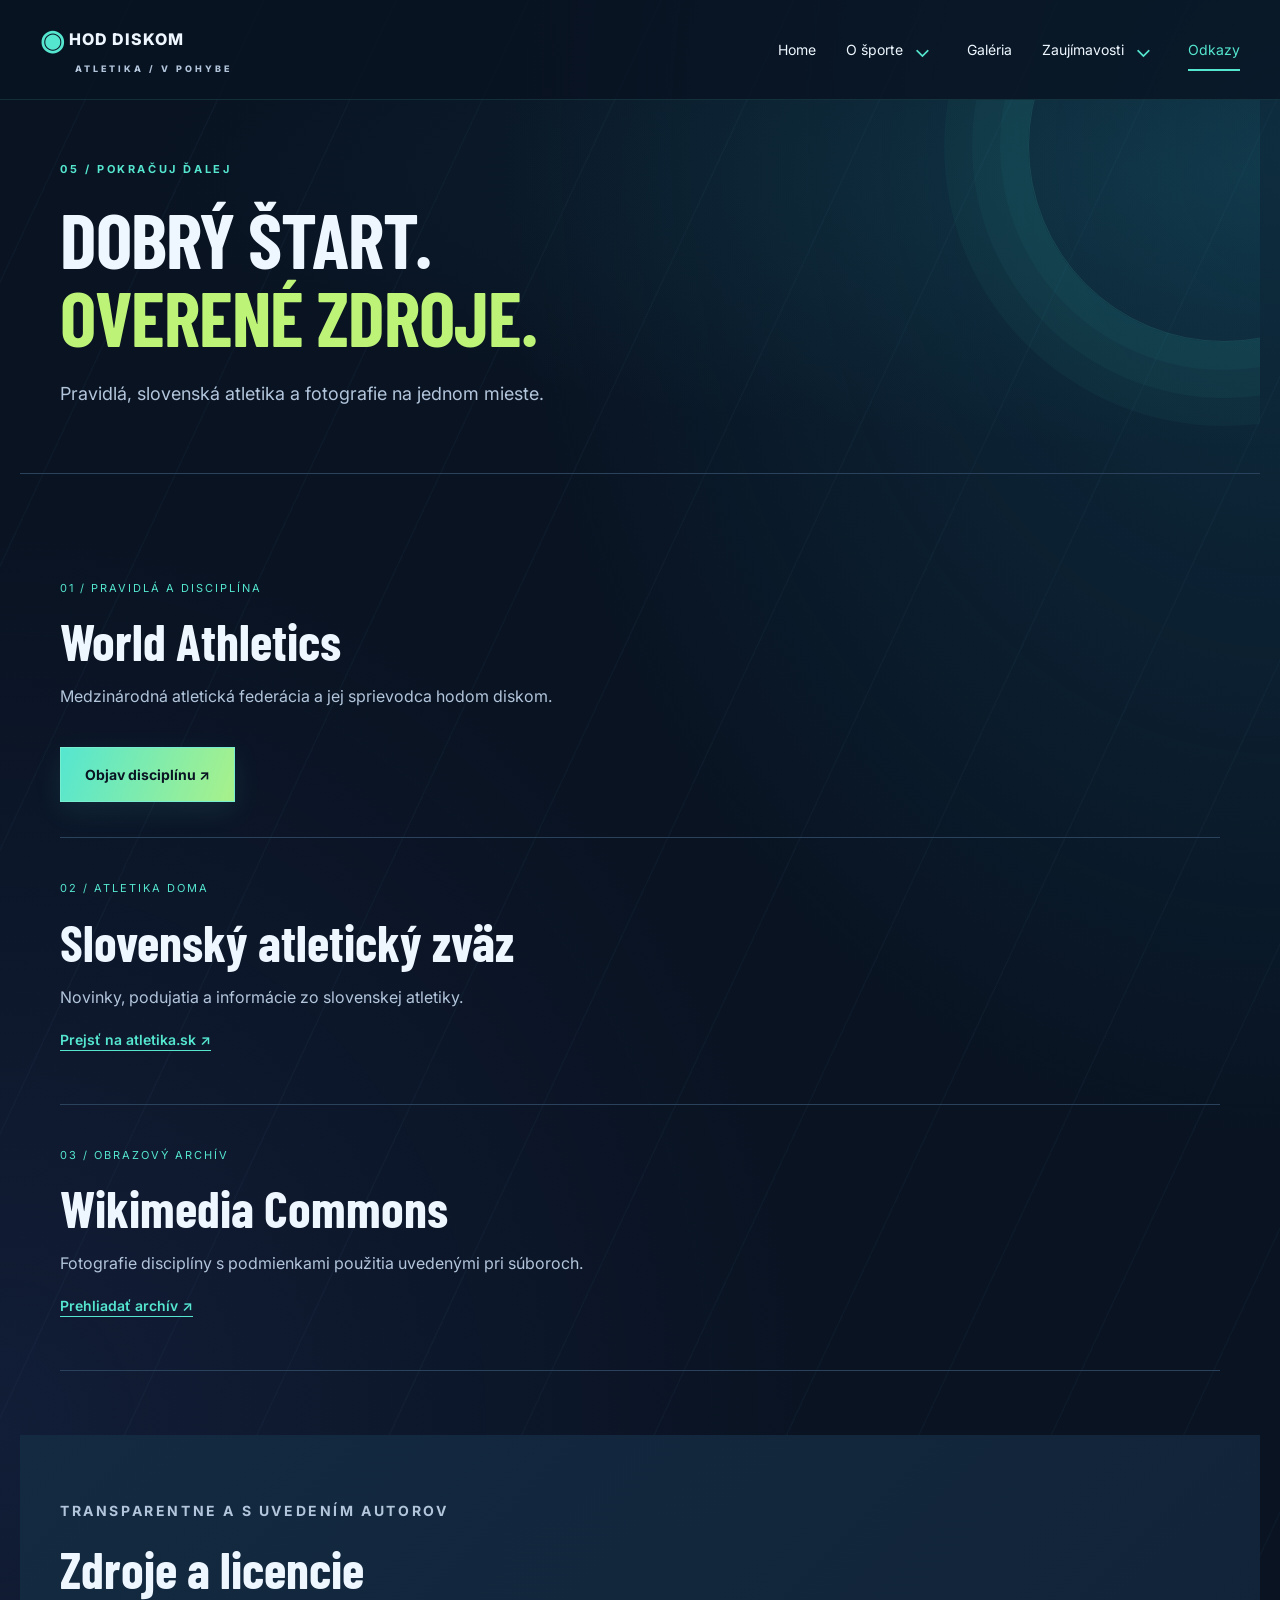
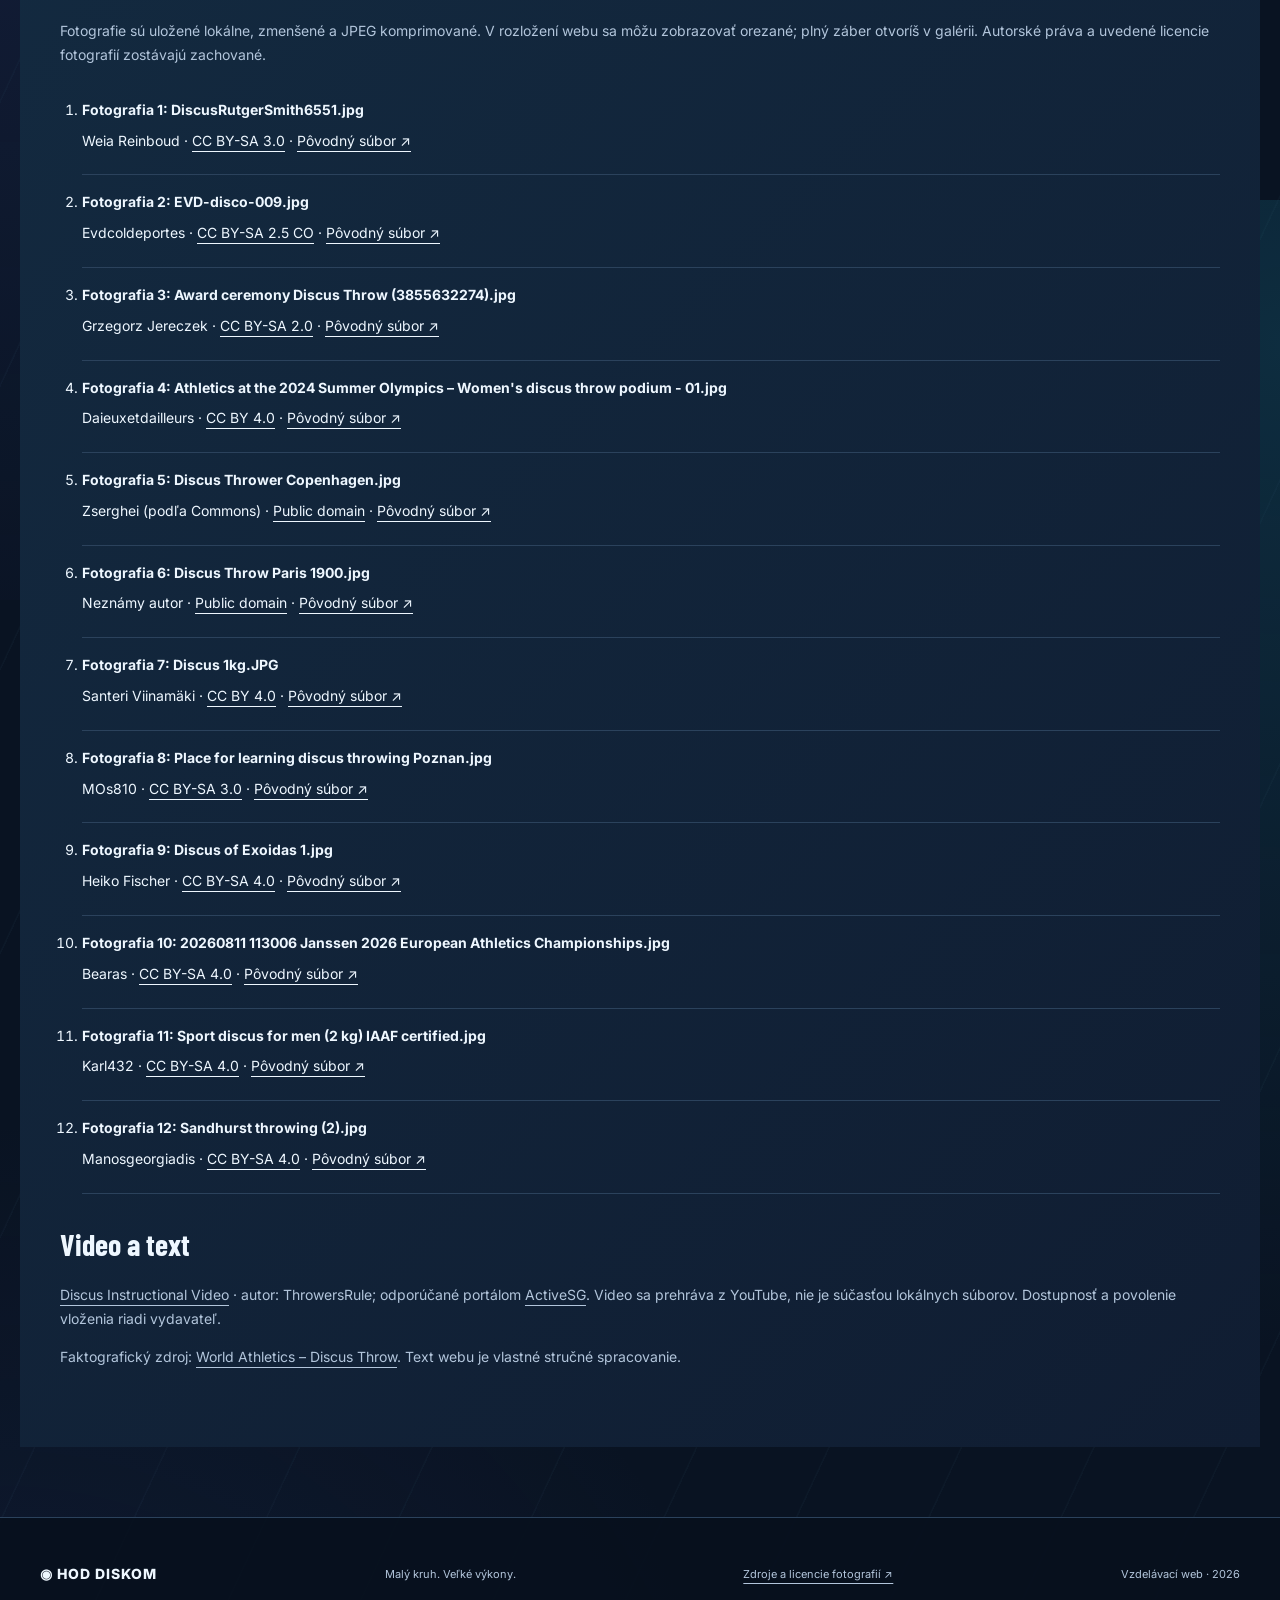
<file: odkazy.html>
<!doctype html><html lang="sk"><head><meta charset="utf-8"><meta name="viewport" content="width=device-width,initial-scale=1"><meta name="description" content="Hod diskom: technika, história a fotografia jednej z najstarších atletických disciplín."><meta name="theme-color" content="#091322"><title>Odkazy a zdroje | HOD DISKOM</title><link rel="icon" href="assets/icon.svg" type="image/svg+xml"><link rel="stylesheet" href="styles-v5.css"><script src="app-v5.js" defer></script></head><body><a class="skip" href="#obsah">Preskočiť na obsah</a><header><a class="brand" href="index.html?v=5"><span class="mark">◉</span> HOD DISKOM<span class="brand-small">ATLETIKA / V POHYBE</span></a><button type="button" class="menu-toggle" aria-controls="menu" aria-expanded="false">Menu ☰</button><nav id="menu" aria-label="Hlavná navigácia"><a href="index.html?v=5">Home</a><div class="nav-group"><a href="o-sporte.html?v=5">O športe</a><button type="button" class="submenu-toggle" aria-label="Podstránky: O športe" aria-expanded="false" aria-controls="sport-submenu"><span aria-hidden="true">⌄</span></button><div class="submenu" id="sport-submenu" hidden><a href="technika.html?v=5">Technika hodu</a><a href="nacinie.html?v=5">Náčinie a športovisko</a><a href="sutaz.html?v=5">Priebeh súťaže</a></div></div><a href="galeria.html?v=5">Galéria</a><div class="nav-group"><a href="historia.html?v=5">Zaujímavosti</a><button type="button" class="submenu-toggle" aria-label="Podstránky: Zaujímavosti" aria-expanded="false" aria-controls="history-submenu"><span aria-hidden="true">⌄</span></button><div class="submenu" id="history-submenu" hidden><a href="anticke-korene.html?v=5">Antické korene</a><a href="olympijsky-pribeh.html?v=5">Olympijský príbeh</a><a href="slavni-diskari.html?v=5">Slávni diskári</a></div></div><a href="odkazy.html?v=5" aria-current="page">Odkazy</a></nav></header><main id="obsah"><section class="page-head wrap"><p class="eyebrow">05 / POKRAČUJ ĎALEJ</p><h1>DOBRÝ ŠTART.<br><em>OVERENÉ ZDROJE.</em></h1><p class="lead">Pravidlá, slovenská atletika a fotografie na jednom mieste.</p></section><section class="wrap links-list"><article><span>01 / PRAVIDLÁ A DISCIPLÍNA</span><h2>World Athletics</h2><p>Medzinárodná atletická federácia a jej sprievodca hodom diskom.</p><a class="button" href="https://worldathletics.org/disciplines/throws/discus-throw" target="_blank" rel="noopener noreferrer">Objav disciplínu ↗</a></article><article><span>02 / ATLETIKA DOMA</span><h2>Slovenský atletický zväz</h2><p>Novinky, podujatia a informácie zo slovenskej atletiky.</p><a class="text-link" href="https://www.atletika.sk/" target="_blank" rel="noopener noreferrer">Prejsť na atletika.sk ↗</a></article><article><span>03 / OBRAZOVÝ ARCHÍV</span><h2>Wikimedia Commons</h2><p>Fotografie disciplíny s podmienkami použitia uvedenými pri súboroch.</p><a class="text-link" href="https://commons.wikimedia.org/wiki/Category:Discus_throw" target="_blank" rel="noopener noreferrer">Prehliadať archív ↗</a></article></section><section class="wrap credits" id="zdroje"><p class="eyebrow">TRANSPARENTNE A S UVEDENÍM AUTOROV</p><h2>Zdroje a licencie</h2><p>Fotografie sú uložené lokálne, zmenšené a JPEG komprimované. V rozložení webu sa môžu zobrazovať orezané; plný záber otvoríš v galérii. Autorské práva a uvedené licencie fotografií zostávajú zachované.</p><ol><li><strong>Fotografia 1: DiscusRutgerSmith6551.jpg</strong><p>Weia Reinboud · <a href="https://creativecommons.org/licenses/by-sa/3.0/">CC BY-SA 3.0</a> · <a href="https://commons.wikimedia.org/wiki/File:DiscusRutgerSmith6551.jpg">Pôvodný súbor ↗</a></p></li><li><strong>Fotografia 2: EVD-disco-009.jpg</strong><p>Evdcoldeportes · <a href="https://creativecommons.org/licenses/by-sa/2.5/co/">CC BY-SA 2.5 CO</a> · <a href="https://commons.wikimedia.org/wiki/File:EVD-disco-009.jpg">Pôvodný súbor ↗</a></p></li><li><strong>Fotografia 3: Award ceremony Discus Throw (3855632274).jpg</strong><p>Grzegorz Jereczek · <a href="https://creativecommons.org/licenses/by-sa/2.0/">CC BY-SA 2.0</a> · <a href="https://commons.wikimedia.org/wiki/File:Award_ceremony_Discus_Throw_%283855632274%29.jpg">Pôvodný súbor ↗</a></p></li><li><strong>Fotografia 4: Athletics at the 2024 Summer Olympics – Women&#x27;s discus throw podium - 01.jpg</strong><p>Daieuxetdailleurs · <a href="https://creativecommons.org/licenses/by/4.0/">CC BY 4.0</a> · <a href="https://commons.wikimedia.org/wiki/File:Athletics_at_the_2024_Summer_Olympics_%E2%80%93_Women%27s_discus_throw_podium_-_01.jpg">Pôvodný súbor ↗</a></p></li><li><strong>Fotografia 5: Discus Thrower Copenhagen.jpg</strong><p>Zserghei (podľa Commons) · <a href="https://creativecommons.org/publicdomain/mark/1.0/">Public domain</a> · <a href="https://commons.wikimedia.org/wiki/File:Discus_Thrower_Copenhagen.jpg">Pôvodný súbor ↗</a></p></li><li><strong>Fotografia 6: Discus Throw Paris 1900.jpg</strong><p>Neznámy autor · <a href="https://creativecommons.org/publicdomain/mark/1.0/">Public domain</a> · <a href="https://commons.wikimedia.org/wiki/File:Discus_Throw_Paris_1900.jpg">Pôvodný súbor ↗</a></p></li><li><strong>Fotografia 7: Discus 1kg.JPG</strong><p>Santeri Viinamäki · <a href="https://creativecommons.org/licenses/by/4.0/">CC BY 4.0</a> · <a href="https://commons.wikimedia.org/wiki/File:Discus_1kg.JPG">Pôvodný súbor ↗</a></p></li><li><strong>Fotografia 8: Place for learning discus throwing Poznan.jpg</strong><p>MOs810 · <a href="https://creativecommons.org/licenses/by-sa/3.0/">CC BY-SA 3.0</a> · <a href="https://commons.wikimedia.org/wiki/File:Place_for_learning_discus_throwing_Poznan.jpg">Pôvodný súbor ↗</a></p></li><li><strong>Fotografia 9: Discus of Exoidas 1.jpg</strong><p>Heiko Fischer · <a href="https://creativecommons.org/licenses/by-sa/4.0/">CC BY-SA 4.0</a> · <a href="https://commons.wikimedia.org/wiki/File:Discus_of_Exoidas_1.jpg">Pôvodný súbor ↗</a></p></li><li><strong>Fotografia 10: 20260811 113006 Janssen 2026 European Athletics Championships.jpg</strong><p>Bearas · <a href="https://creativecommons.org/licenses/by-sa/4.0/">CC BY-SA 4.0</a> · <a href="https://commons.wikimedia.org/wiki/File:20260811_113006_Janssen_2026_European_Athletics_Championships.jpg">Pôvodný súbor ↗</a></p></li><li><strong>Fotografia 11: Sport discus for men (2 kg) IAAF certified.jpg</strong><p>Karl432 · <a href="https://creativecommons.org/licenses/by-sa/4.0/">CC BY-SA 4.0</a> · <a href="https://commons.wikimedia.org/wiki/File:Sport_discus_for_men_%282_kg%29_IAAF_certified.jpg">Pôvodný súbor ↗</a></p></li><li><strong>Fotografia 12: Sandhurst throwing (2).jpg</strong><p>Manosgeorgiadis · <a href="https://creativecommons.org/licenses/by-sa/4.0/">CC BY-SA 4.0</a> · <a href="https://commons.wikimedia.org/wiki/File:Sandhurst_throwing_%282%29.jpg">Pôvodný súbor ↗</a></p></li></ol><h3>Video a text</h3><p><a href="https://www.youtube.com/watch?v=3HDUOkiQqvw">Discus Instructional Video</a> · autor: ThrowersRule; odporúčané portálom <a href="https://www.activesgcircle.gov.sg/learn/athletics/how-to-throw-a-discus">ActiveSG</a>. Video sa prehráva z YouTube, nie je súčasťou lokálnych súborov. Dostupnosť a povolenie vloženia riadi vydavateľ.</p><p>Faktografický zdroj: <a href="https://worldathletics.org/disciplines/throws/discus-throw">World Athletics – Discus Throw</a>. Text webu je vlastné stručné spracovanie.</p></section></main><footer><a class="brand" href="index.html?v=5">◉ HOD DISKOM</a><p>Malý kruh. Veľké výkony.</p><a href="odkazy.html?v=5#zdroje">Zdroje a licencie fotografií ↗</a><span>Vzdelávací web · 2026</span></footer><dialog id="lightbox" aria-label="Prehliadač fotografií"><button type="button" class="close" aria-label="Zavrieť fotografiu">×</button><img alt=""><div class="lightbox-toolbar"><button type="button" class="photo-prev" aria-label="Predchádzajúca fotografia">←</button><p aria-live="polite"></p><button type="button" class="photo-next" aria-label="Nasledujúca fotografia">→</button></div></dialog></body></html>
</file>
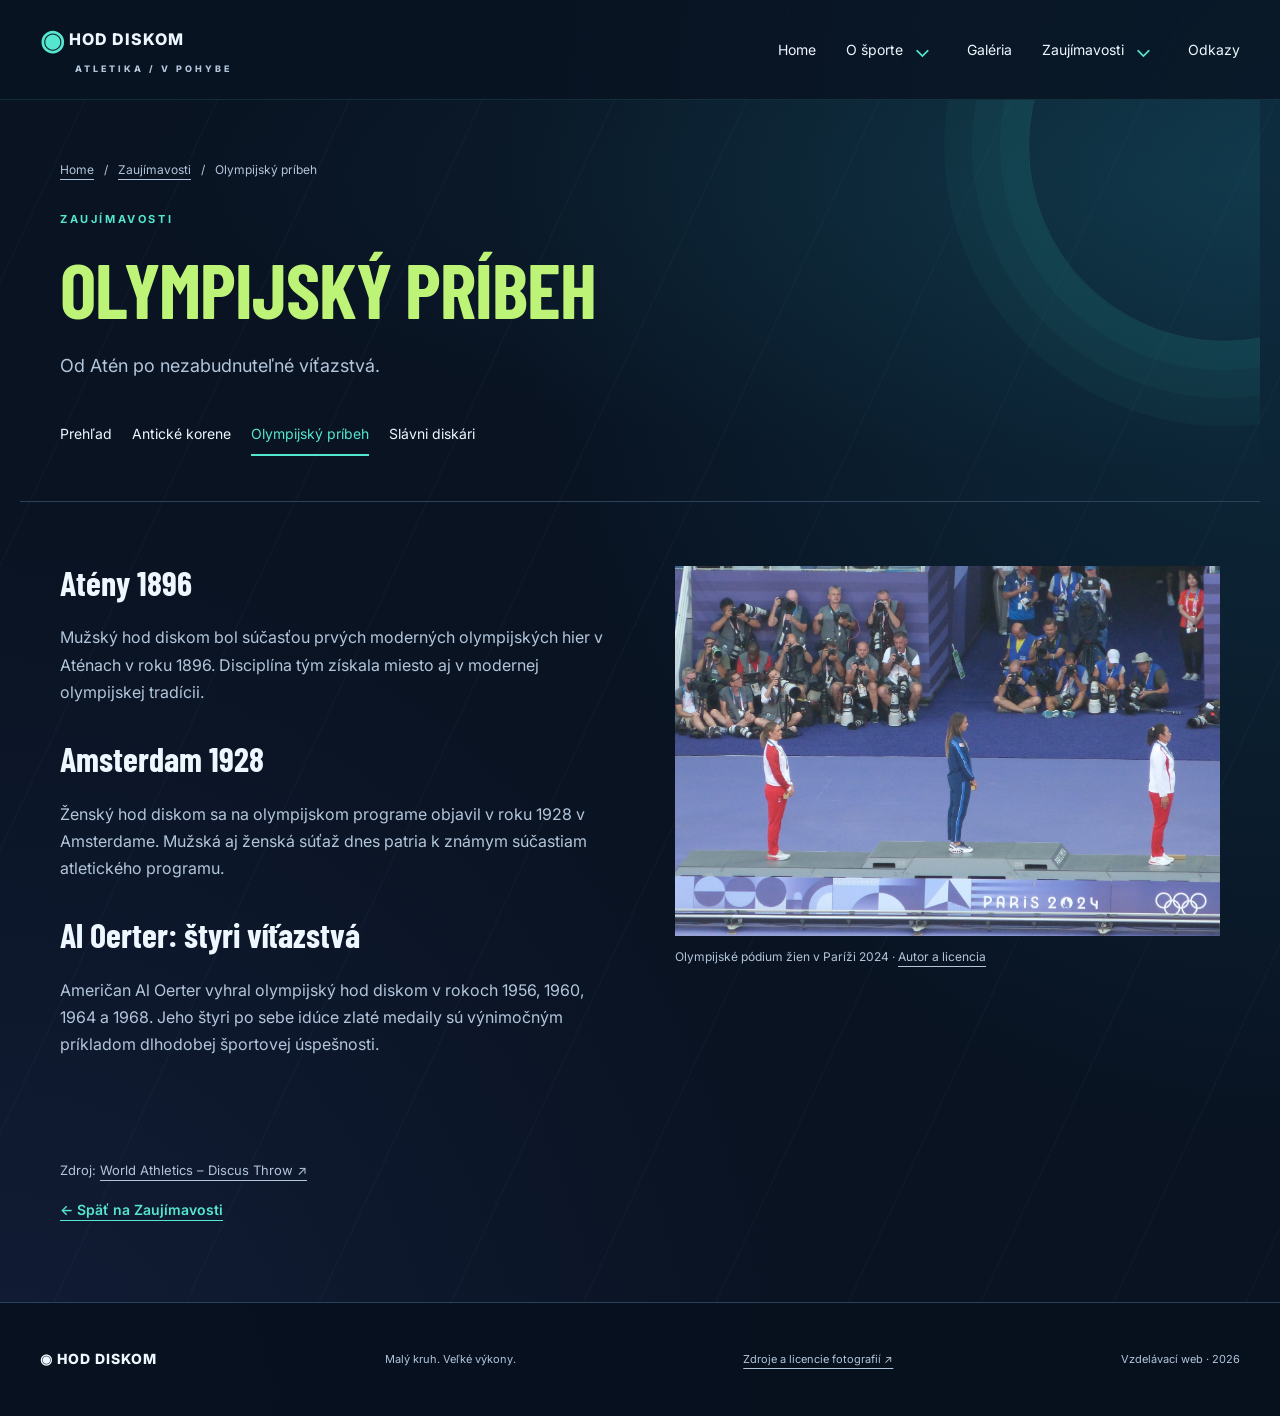
<file: olympijsky-pribeh.html>
<!doctype html><html lang="sk"><head><meta charset="utf-8"><meta name="viewport" content="width=device-width,initial-scale=1"><meta name="description" content="Hod diskom: technika, história a fotografia jednej z najstarších atletických disciplín."><meta name="theme-color" content="#091322"><title>Olympijský príbeh | HOD DISKOM</title><link rel="icon" href="assets/icon.svg" type="image/svg+xml"><link rel="stylesheet" href="styles-v5.css"><script src="app-v5.js" defer></script></head><body><a class="skip" href="#obsah">Preskočiť na obsah</a><header><a class="brand" href="index.html?v=5"><span class="mark">◉</span> HOD DISKOM<span class="brand-small">ATLETIKA / V POHYBE</span></a><button type="button" class="menu-toggle" aria-controls="menu" aria-expanded="false">Menu ☰</button><nav id="menu" aria-label="Hlavná navigácia"><a href="index.html?v=5">Home</a><div class="nav-group"><a href="o-sporte.html?v=5">O športe</a><button type="button" class="submenu-toggle" aria-label="Podstránky: O športe" aria-expanded="false" aria-controls="sport-submenu"><span aria-hidden="true">⌄</span></button><div class="submenu" id="sport-submenu" hidden><a href="technika.html?v=5">Technika hodu</a><a href="nacinie.html?v=5">Náčinie a športovisko</a><a href="sutaz.html?v=5">Priebeh súťaže</a></div></div><a href="galeria.html?v=5">Galéria</a><div class="nav-group"><a href="historia.html?v=5">Zaujímavosti</a><button type="button" class="submenu-toggle" aria-label="Podstránky: Zaujímavosti" aria-expanded="false" aria-controls="history-submenu"><span aria-hidden="true">⌄</span></button><div class="submenu" id="history-submenu" hidden><a href="anticke-korene.html?v=5">Antické korene</a><a href="olympijsky-pribeh.html?v=5" aria-current="page">Olympijský príbeh</a><a href="slavni-diskari.html?v=5">Slávni diskári</a></div></div><a href="odkazy.html?v=5">Odkazy</a></nav></header><main id="obsah"><section class="page-head wrap"><div class="breadcrumbs"><a href="index.html?v=5">Home</a><span>/</span><a href="historia.html?v=5">Zaujímavosti</a><span>/</span><span>Olympijský príbeh</span></div><p class="eyebrow">ZAUJÍMAVOSTI</p><h1><em>OLYMPIJSKÝ PRÍBEH</em></h1><p class="lead">Od Atén po nezabudnuteľné víťazstvá.</p><nav class="subnav" aria-label="Podstránky sekcie"><a href="historia.html?v=5">Prehľad</a><a href="anticke-korene.html?v=5">Antické korene</a><a href="olympijsky-pribeh.html?v=5" aria-current="page">Olympijský príbeh</a><a href="slavni-diskari.html?v=5">Slávni diskári</a></nav></section><section class="wrap split"><div><article class="topic-text"><h2>Atény 1896</h2><p>Mužský hod diskom bol súčasťou prvých moderných olympijských hier v Aténach v roku 1896. Disciplína tým získala miesto aj v modernej olympijskej tradícii.</p></article><article class="topic-text"><h2>Amsterdam 1928</h2><p>Ženský hod diskom sa na olympijskom programe objavil v roku 1928 v Amsterdame. Mužská aj ženská súťaž dnes patria k známym súčastiam atletického programu.</p></article><article class="topic-text"><h2>Al Oerter: štyri víťazstvá</h2><p>Američan Al Oerter vyhral olympijský hod diskom v rokoch 1956, 1960, 1964 a 1968. Jeho štyri po sebe idúce zlaté medaily sú výnimočným príkladom dlhodobej športovej úspešnosti.</p></article></div><figure><img src="assets/foto-4.jpg" alt="Olympijské pódium žien v Paríži 2024" width="1200" height="900"><figcaption>Olympijské pódium žien v Paríži 2024 · <a href="odkazy.html?v=5#zdroje">Autor a licencia</a></figcaption></figure></section><div class="wrap source-note">Zdroj: <a href="https://worldathletics.org/disciplines/throws/discus-throw">World Athletics – Discus Throw ↗</a><a class="text-link" href="historia.html?v=5">← Späť na Zaujímavosti</a></div></main><footer><a class="brand" href="index.html?v=5">◉ HOD DISKOM</a><p>Malý kruh. Veľké výkony.</p><a href="odkazy.html?v=5#zdroje">Zdroje a licencie fotografií ↗</a><span>Vzdelávací web · 2026</span></footer><dialog id="lightbox" aria-label="Prehliadač fotografií"><button type="button" class="close" aria-label="Zavrieť fotografiu">×</button><img alt=""><div class="lightbox-toolbar"><button type="button" class="photo-prev" aria-label="Predchádzajúca fotografia">←</button><p aria-live="polite"></p><button type="button" class="photo-next" aria-label="Nasledujúca fotografia">→</button></div></dialog></body></html>
</file>
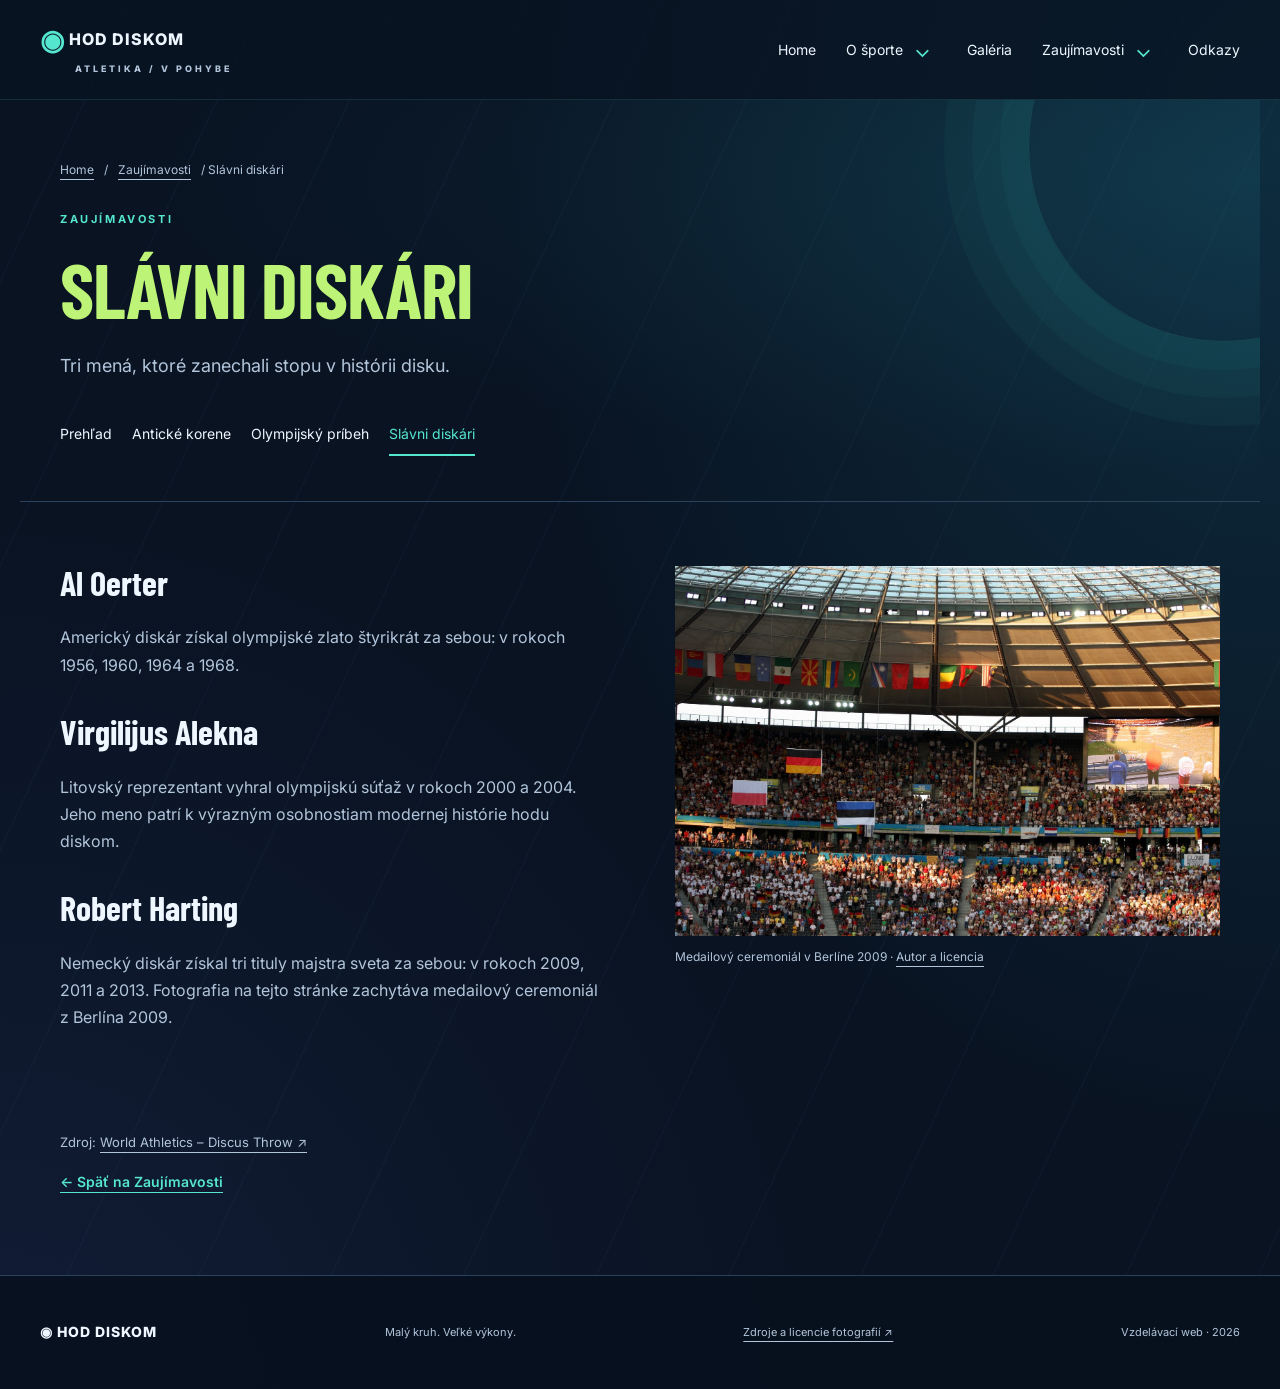
<file: slavni-diskari.html>
<!doctype html><html lang="sk"><head><meta charset="utf-8"><meta name="viewport" content="width=device-width,initial-scale=1"><meta name="description" content="Hod diskom: technika, história a fotografia jednej z najstarších atletických disciplín."><meta name="theme-color" content="#091322"><title>Slávni diskári | HOD DISKOM</title><link rel="icon" href="assets/icon.svg" type="image/svg+xml"><link rel="stylesheet" href="styles-v5.css"><script src="app-v5.js" defer></script></head><body><a class="skip" href="#obsah">Preskočiť na obsah</a><header><a class="brand" href="index.html?v=5"><span class="mark">◉</span> HOD DISKOM<span class="brand-small">ATLETIKA / V POHYBE</span></a><button type="button" class="menu-toggle" aria-controls="menu" aria-expanded="false">Menu ☰</button><nav id="menu" aria-label="Hlavná navigácia"><a href="index.html?v=5">Home</a><div class="nav-group"><a href="o-sporte.html?v=5">O športe</a><button type="button" class="submenu-toggle" aria-label="Podstránky: O športe" aria-expanded="false" aria-controls="sport-submenu"><span aria-hidden="true">⌄</span></button><div class="submenu" id="sport-submenu" hidden><a href="technika.html?v=5">Technika hodu</a><a href="nacinie.html?v=5">Náčinie a športovisko</a><a href="sutaz.html?v=5">Priebeh súťaže</a></div></div><a href="galeria.html?v=5">Galéria</a><div class="nav-group"><a href="historia.html?v=5">Zaujímavosti</a><button type="button" class="submenu-toggle" aria-label="Podstránky: Zaujímavosti" aria-expanded="false" aria-controls="history-submenu"><span aria-hidden="true">⌄</span></button><div class="submenu" id="history-submenu" hidden><a href="anticke-korene.html?v=5">Antické korene</a><a href="olympijsky-pribeh.html?v=5">Olympijský príbeh</a><a href="slavni-diskari.html?v=5" aria-current="page">Slávni diskári</a></div></div><a href="odkazy.html?v=5">Odkazy</a></nav></header><main id="obsah"><section class="page-head wrap"><div class="breadcrumbs"><a href="index.html?v=5">Home</a><span>/</span><a href="historia.html?v=5">Zaujímavosti</a><span>/ Slávni diskári</span></div><p class="eyebrow">ZAUJÍMAVOSTI</p><h1><em>SLÁVNI DISKÁRI</em></h1><p class="lead">Tri mená, ktoré zanechali stopu v histórii disku.</p><nav class="subnav" aria-label="Podstránky sekcie"><a href="historia.html?v=5">Prehľad</a><a href="anticke-korene.html?v=5">Antické korene</a><a href="olympijsky-pribeh.html?v=5">Olympijský príbeh</a><a href="slavni-diskari.html?v=5" aria-current="page">Slávni diskári</a></nav></section><section class="wrap split"><div><article class="topic-text"><h2>Al Oerter</h2><p>Americký diskár získal olympijské zlato štyrikrát za sebou: v rokoch 1956, 1960, 1964 a 1968.</p></article><article class="topic-text"><h2>Virgilijus Alekna</h2><p>Litovský reprezentant vyhral olympijskú súťaž v rokoch 2000 a 2004. Jeho meno patrí k výrazným osobnostiam modernej histórie hodu diskom.</p></article><article class="topic-text"><h2>Robert Harting</h2><p>Nemecký diskár získal tri tituly majstra sveta za sebou: v rokoch 2009, 2011 a 2013. Fotografia na tejto stránke zachytáva medailový ceremoniál z Berlína 2009.</p></article></div><figure><img src="assets/foto-3.jpg" alt="Medailový ceremoniál v Berlíne 2009" width="1200" height="900"><figcaption>Medailový ceremoniál v Berlíne 2009 · <a href="odkazy.html?v=5#zdroje">Autor a licencia</a></figcaption></figure></section><div class="wrap source-note">Zdroj: <a href="https://worldathletics.org/disciplines/throws/discus-throw">World Athletics – Discus Throw ↗</a><a class="text-link" href="historia.html?v=5">← Späť na Zaujímavosti</a></div></main><footer><a class="brand" href="index.html?v=5">◉ HOD DISKOM</a><p>Malý kruh. Veľké výkony.</p><a href="odkazy.html?v=5#zdroje">Zdroje a licencie fotografií ↗</a><span>Vzdelávací web · 2026</span></footer><dialog id="lightbox" aria-label="Prehliadač fotografií"><button type="button" class="close" aria-label="Zavrieť fotografiu">×</button><img alt=""><div class="lightbox-toolbar"><button type="button" class="photo-prev" aria-label="Predchádzajúca fotografia">←</button><p aria-live="polite"></p><button type="button" class="photo-next" aria-label="Nasledujúca fotografia">→</button></div></dialog></body></html>
</file>
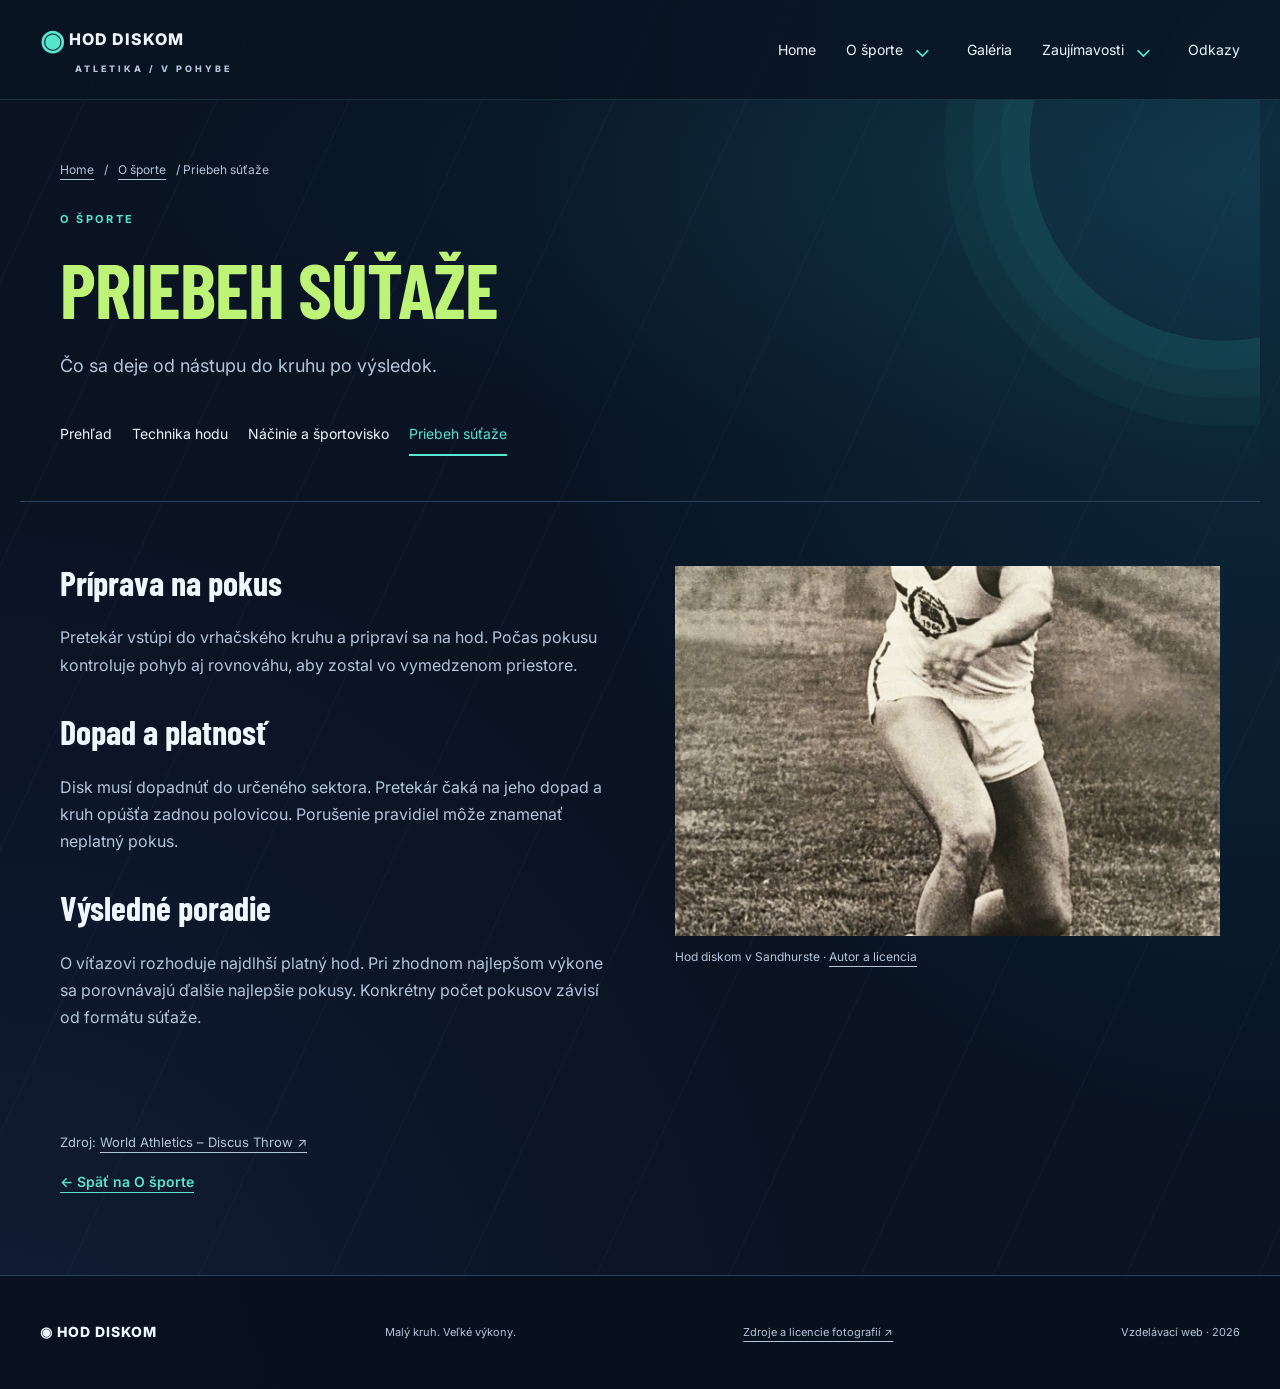
<file: sutaz.html>
<!doctype html><html lang="sk"><head><meta charset="utf-8"><meta name="viewport" content="width=device-width,initial-scale=1"><meta name="description" content="Hod diskom: technika, história a fotografia jednej z najstarších atletických disciplín."><meta name="theme-color" content="#091322"><title>Priebeh súťaže | HOD DISKOM</title><link rel="icon" href="assets/icon.svg" type="image/svg+xml"><link rel="stylesheet" href="styles-v5.css"><script src="app-v5.js" defer></script></head><body><a class="skip" href="#obsah">Preskočiť na obsah</a><header><a class="brand" href="index.html?v=5"><span class="mark">◉</span> HOD DISKOM<span class="brand-small">ATLETIKA / V POHYBE</span></a><button type="button" class="menu-toggle" aria-controls="menu" aria-expanded="false">Menu ☰</button><nav id="menu" aria-label="Hlavná navigácia"><a href="index.html?v=5">Home</a><div class="nav-group"><a href="o-sporte.html?v=5">O športe</a><button type="button" class="submenu-toggle" aria-label="Podstránky: O športe" aria-expanded="false" aria-controls="sport-submenu"><span aria-hidden="true">⌄</span></button><div class="submenu" id="sport-submenu" hidden><a href="technika.html?v=5">Technika hodu</a><a href="nacinie.html?v=5">Náčinie a športovisko</a><a href="sutaz.html?v=5" aria-current="page">Priebeh súťaže</a></div></div><a href="galeria.html?v=5">Galéria</a><div class="nav-group"><a href="historia.html?v=5">Zaujímavosti</a><button type="button" class="submenu-toggle" aria-label="Podstránky: Zaujímavosti" aria-expanded="false" aria-controls="history-submenu"><span aria-hidden="true">⌄</span></button><div class="submenu" id="history-submenu" hidden><a href="anticke-korene.html?v=5">Antické korene</a><a href="olympijsky-pribeh.html?v=5">Olympijský príbeh</a><a href="slavni-diskari.html?v=5">Slávni diskári</a></div></div><a href="odkazy.html?v=5">Odkazy</a></nav></header><main id="obsah"><section class="page-head wrap"><div class="breadcrumbs"><a href="index.html?v=5">Home</a><span>/</span><a href="o-sporte.html?v=5">O športe</a><span>/ Priebeh súťaže</span></div><p class="eyebrow">O ŠPORTE</p><h1><em>PRIEBEH SÚŤAŽE</em></h1><p class="lead">Čo sa deje od nástupu do kruhu po výsledok.</p><nav class="subnav" aria-label="Podstránky sekcie"><a href="o-sporte.html?v=5">Prehľad</a><a href="technika.html?v=5">Technika hodu</a><a href="nacinie.html?v=5">Náčinie a športovisko</a><a href="sutaz.html?v=5" aria-current="page">Priebeh súťaže</a></nav></section><section class="wrap split"><div><article class="topic-text"><h2>Príprava na pokus</h2><p>Pretekár vstúpi do vrhačského kruhu a pripraví sa na hod. Počas pokusu kontroluje pohyb aj rovnováhu, aby zostal vo vymedzenom priestore.</p></article><article class="topic-text"><h2>Dopad a platnosť</h2><p>Disk musí dopadnúť do určeného sektora. Pretekár čaká na jeho dopad a kruh opúšťa zadnou polovicou. Porušenie pravidiel môže znamenať neplatný pokus.</p></article><article class="topic-text"><h2>Výsledné poradie</h2><p>O víťazovi rozhoduje najdlhší platný hod. Pri zhodnom najlepšom výkone sa porovnávajú ďalšie najlepšie pokusy. Konkrétny počet pokusov závisí od formátu súťaže.</p></article></div><figure><img src="assets/foto-12.jpg" alt="Hod diskom v Sandhurste" width="1200" height="900"><figcaption>Hod diskom v Sandhurste · <a href="odkazy.html?v=5#zdroje">Autor a licencia</a></figcaption></figure></section><div class="wrap source-note">Zdroj: <a href="https://worldathletics.org/disciplines/throws/discus-throw">World Athletics – Discus Throw ↗</a><a class="text-link" href="o-sporte.html?v=5">← Späť na O športe</a></div></main><footer><a class="brand" href="index.html?v=5">◉ HOD DISKOM</a><p>Malý kruh. Veľké výkony.</p><a href="odkazy.html?v=5#zdroje">Zdroje a licencie fotografií ↗</a><span>Vzdelávací web · 2026</span></footer><dialog id="lightbox" aria-label="Prehliadač fotografií"><button type="button" class="close" aria-label="Zavrieť fotografiu">×</button><img alt=""><div class="lightbox-toolbar"><button type="button" class="photo-prev" aria-label="Predchádzajúca fotografia">←</button><p aria-live="polite"></p><button type="button" class="photo-next" aria-label="Nasledujúca fotografia">→</button></div></dialog></body></html>
</file>
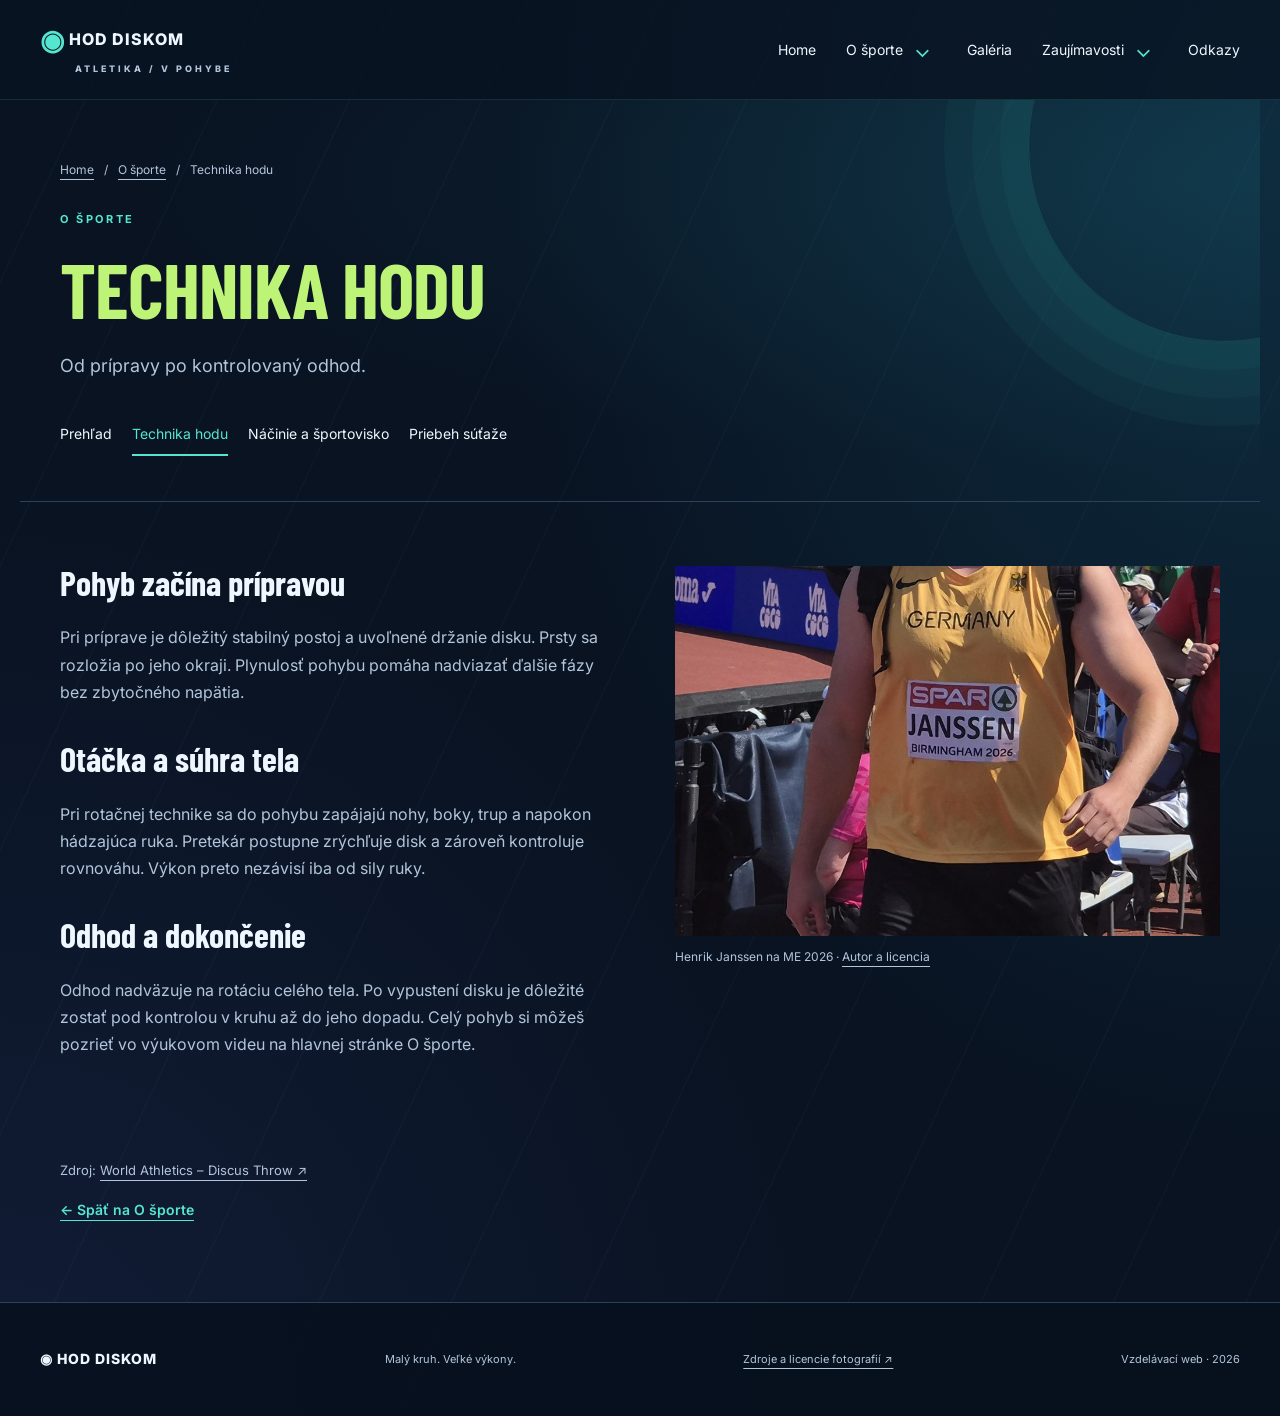
<file: technika.html>
<!doctype html><html lang="sk"><head><meta charset="utf-8"><meta name="viewport" content="width=device-width,initial-scale=1"><meta name="description" content="Hod diskom: technika, história a fotografia jednej z najstarších atletických disciplín."><meta name="theme-color" content="#091322"><title>Technika hodu | HOD DISKOM</title><link rel="icon" href="assets/icon.svg" type="image/svg+xml"><link rel="stylesheet" href="styles-v5.css"><script src="app-v5.js" defer></script></head><body><a class="skip" href="#obsah">Preskočiť na obsah</a><header><a class="brand" href="index.html?v=5"><span class="mark">◉</span> HOD DISKOM<span class="brand-small">ATLETIKA / V POHYBE</span></a><button type="button" class="menu-toggle" aria-controls="menu" aria-expanded="false">Menu ☰</button><nav id="menu" aria-label="Hlavná navigácia"><a href="index.html?v=5">Home</a><div class="nav-group"><a href="o-sporte.html?v=5">O športe</a><button type="button" class="submenu-toggle" aria-label="Podstránky: O športe" aria-expanded="false" aria-controls="sport-submenu"><span aria-hidden="true">⌄</span></button><div class="submenu" id="sport-submenu" hidden><a href="technika.html?v=5" aria-current="page">Technika hodu</a><a href="nacinie.html?v=5">Náčinie a športovisko</a><a href="sutaz.html?v=5">Priebeh súťaže</a></div></div><a href="galeria.html?v=5">Galéria</a><div class="nav-group"><a href="historia.html?v=5">Zaujímavosti</a><button type="button" class="submenu-toggle" aria-label="Podstránky: Zaujímavosti" aria-expanded="false" aria-controls="history-submenu"><span aria-hidden="true">⌄</span></button><div class="submenu" id="history-submenu" hidden><a href="anticke-korene.html?v=5">Antické korene</a><a href="olympijsky-pribeh.html?v=5">Olympijský príbeh</a><a href="slavni-diskari.html?v=5">Slávni diskári</a></div></div><a href="odkazy.html?v=5">Odkazy</a></nav></header><main id="obsah"><section class="page-head wrap"><div class="breadcrumbs"><a href="index.html?v=5">Home</a><span>/</span><a href="o-sporte.html?v=5">O športe</a><span>/</span><span>Technika hodu</span></div><p class="eyebrow">O ŠPORTE</p><h1><em>TECHNIKA HODU</em></h1><p class="lead">Od prípravy po kontrolovaný odhod.</p><nav class="subnav" aria-label="Podstránky sekcie"><a href="o-sporte.html?v=5">Prehľad</a><a href="technika.html?v=5" aria-current="page">Technika hodu</a><a href="nacinie.html?v=5">Náčinie a športovisko</a><a href="sutaz.html?v=5">Priebeh súťaže</a></nav></section><section class="wrap split"><div><article class="topic-text"><h2>Pohyb začína prípravou</h2><p>Pri príprave je dôležitý stabilný postoj a uvoľnené držanie disku. Prsty sa rozložia po jeho okraji. Plynulosť pohybu pomáha nadviazať ďalšie fázy bez zbytočného napätia.</p></article><article class="topic-text"><h2>Otáčka a súhra tela</h2><p>Pri rotačnej technike sa do pohybu zapájajú nohy, boky, trup a napokon hádzajúca ruka. Pretekár postupne zrýchľuje disk a zároveň kontroluje rovnováhu. Výkon preto nezávisí iba od sily ruky.</p></article><article class="topic-text"><h2>Odhod a dokončenie</h2><p>Odhod nadväzuje na rotáciu celého tela. Po vypustení disku je dôležité zostať pod kontrolou v kruhu až do jeho dopadu. Celý pohyb si môžeš pozrieť vo výukovom videu na hlavnej stránke O športe.</p></article></div><figure><img src="assets/foto-10.jpg" alt="Henrik Janssen na ME 2026" width="1200" height="900"><figcaption>Henrik Janssen na ME 2026 · <a href="odkazy.html?v=5#zdroje">Autor a licencia</a></figcaption></figure></section><div class="wrap source-note">Zdroj: <a href="https://worldathletics.org/disciplines/throws/discus-throw">World Athletics – Discus Throw ↗</a><a class="text-link" href="o-sporte.html?v=5">← Späť na O športe</a></div></main><footer><a class="brand" href="index.html?v=5">◉ HOD DISKOM</a><p>Malý kruh. Veľké výkony.</p><a href="odkazy.html?v=5#zdroje">Zdroje a licencie fotografií ↗</a><span>Vzdelávací web · 2026</span></footer><dialog id="lightbox" aria-label="Prehliadač fotografií"><button type="button" class="close" aria-label="Zavrieť fotografiu">×</button><img alt=""><div class="lightbox-toolbar"><button type="button" class="photo-prev" aria-label="Predchádzajúca fotografia">←</button><p aria-live="polite"></p><button type="button" class="photo-next" aria-label="Nasledujúca fotografia">→</button></div></dialog></body></html>
</file>
<file: styles-v5.css>
@import url('https://fonts.googleapis.com/css2?family=Barlow+Condensed:wght@600;700;800&family=Inter:wght@400;500;600;700&display=swap');
:root{--bg:#091322;--panel:#11243a;--ink:#eef7ff;--muted:#b2c5db;--accent:#55e6d0;--line:#2b425c}*{box-sizing:border-box}body{margin:0;background:var(--bg);color:var(--ink);font-family:Inter,'Segoe UI',sans-serif;line-height:1.7}a{color:inherit;text-underline-offset:5px}button{font:inherit;cursor:pointer}a,button{-webkit-tap-highlight-color:transparent}a:focus-visible,button:focus-visible{outline:3px solid var(--accent);outline-offset:5px}.wrap{max-width:1240px;margin:auto;padding:64px 40px}header{max-width:1440px;margin:auto;min-height:100px;display:flex;align-items:center;justify-content:space-between;padding:20px 40px;gap:24px}.brand{text-decoration:none;font-weight:800;letter-spacing:1px;line-height:1.2}.mark{color:var(--accent);font-size:28px;vertical-align:middle}.brand-small{display:block;font-size:9px;letter-spacing:3px;margin:7px 0 0 35px;color:var(--muted)}nav{display:flex;gap:30px}nav a{text-decoration:none;font-size:14px;position:relative;padding:10px 0}nav a[aria-current]{color:var(--accent)}nav a[aria-current]:after{content:'';height:2px;background:var(--accent);position:absolute;bottom:0;left:0;right:0}.menu-toggle{display:none}.hero{position:relative;min-height:660px;max-width:1440px;margin:auto;isolation:isolate;overflow:hidden}.hero-image{position:absolute;inset:0;z-index:-2}.hero-image img{width:100%;height:100%;object-fit:cover;object-position:75% 45%}.hero:before{content:'';position:absolute;inset:0;background:linear-gradient(90deg,rgba(9,19,34,.98) 2%,rgba(9,19,34,.9) 32%,rgba(9,19,34,.25) 75%),linear-gradient(0deg,#091322,transparent 30%);z-index:-1}.hero-copy{padding:70px 6%;max-width:800px}.eyebrow{color:var(--accent);font-size:11px;font-weight:700;letter-spacing:2.6px;margin:0 0 20px}h1,h2,h3{font-family:'Barlow Condensed','Arial Narrow',Impact,sans-serif;line-height:1.02;margin:0 0 24px;font-weight:700}h1{font-size:clamp(56px,6.9vw,100px);letter-spacing:-1px}em{font-style:normal;color:var(--accent)}h2{font-size:clamp(34px,4vw,52px)}h3{font-size:30px}.hero-copy>p:not(.eyebrow){max-width:505px;color:#d5e1ef;font-size:15px}.button{display:inline-flex;gap:36px;justify-content:space-between;align-items:center;text-decoration:none;background:var(--accent);color:#091322;padding:15px 24px;font-size:14px;font-weight:700;margin-top:20px;border:1px solid var(--accent)}.button:hover{background:#c4f56b}.hero-bottom{padding:0 6% 26px;display:flex;justify-content:space-between;gap:20px;font-size:10px;letter-spacing:1.5px;color:var(--muted)}.hero-bottom a{letter-spacing:0}.stats{display:grid;grid-template-columns:repeat(3,1fr);padding-top:30px;padding-bottom:45px;border-bottom:1px solid var(--line)}.stats div{padding-left:35px;border-left:1px solid var(--line)}.stats strong{display:block;font-family:'Barlow Condensed',Impact,sans-serif;font-size:54px;line-height:1.2}.stats small{font-size:27px;color:var(--accent)}.stats span{font-size:10px;letter-spacing:1.5px;color:var(--muted)}.explore,.split{display:grid;grid-template-columns:1fr 1fr;gap:70px}.explore p,.split p,.lead{color:var(--muted)}.text-link{display:block;width:fit-content;margin:17px 0;color:var(--accent);font-weight:600;font-size:14px}.page-head{padding-top:60px;padding-bottom:45px;border-bottom:1px solid var(--line)}.page-head h1{font-size:clamp(56px,6vw,84px)}.lead{max-width:650px;font-size:18px}figure{margin:0}img{max-width:100%;height:auto;display:block}.split img{width:100%;height:370px;object-fit:cover}figcaption{font-size:12px;color:var(--muted);padding:12px 0;line-height:1.5}strong{color:var(--ink)}.steps{display:grid;grid-template-columns:repeat(3,1fr);border-top:1px solid var(--line)}.steps article{padding:30px 35px 20px 0}.steps article>span{color:var(--accent);font-size:12px}.steps h3{margin:20px 0 12px}.steps p{font-size:14px;color:var(--muted)}.section-title{display:flex;justify-content:space-between;gap:20px;align-items:center;margin-bottom:28px}.section-title h2{margin-bottom:12px}.section-title p{color:var(--muted);margin:0}.section-title>span{font-size:10px;letter-spacing:1px;color:var(--accent)}.video{aspect-ratio:16/9;background:linear-gradient(120deg,#153a53,#091322);display:grid;place-items:center;border:1px solid var(--line)}.video-load{border:0;background:none;color:var(--ink);display:grid;gap:18px;justify-items:center;padding:20px}.play{width:70px;height:70px;border-radius:50%;display:grid;place-items:center;background:var(--accent);color:var(--bg);font-size:23px}.video-load small{color:var(--muted)}iframe{width:100%;height:100%;border:0}.muted{color:var(--muted);font-size:12px}.gallery{display:grid;grid-template-columns:1fr 1fr;gap:30px}.gallery img{width:100%;height:320px;object-fit:cover}.zoom{width:100%;display:block;position:relative;padding:0;border:0;background:var(--panel);overflow:hidden}.zoom img{transition:transform .25s}.zoom:hover img{transform:scale(1.025)}.zoom>span{position:absolute;right:15px;bottom:15px;background:var(--accent);color:var(--bg);width:35px;height:35px;display:grid;place-items:center}.gallery figcaption{display:flex;gap:20px}.gallery figcaption>span{color:var(--accent)}.personal{background:var(--panel);margin-bottom:60px}.personal>p{max-width:760px}.personal img{height:auto}.history figure img{height:650px}.timeline article{border-bottom:1px solid var(--line);padding:0 0 25px;margin-bottom:30px}.timeline article>span{font-size:14px;color:var(--accent)}.timeline h2{font-size:34px;margin:12px 0}.source-note{padding-top:0;color:var(--muted);font-size:13px}.links-list article{padding:35px 0;border-bottom:1px solid var(--line)}.links-list article>span{color:var(--accent);font-size:11px;letter-spacing:2px}.links-list h2{margin:15px 0}.links-list p{color:var(--muted)}.credits{background:var(--panel);margin-bottom:70px;overflow-wrap:anywhere}.credits ol{padding-left:22px}.credits li{padding:15px 0;border-bottom:1px solid var(--line);font-size:14px}.credits li p{margin:7px 0}.credits>p{color:var(--muted);font-size:14px}.credits h3{margin-top:35px}footer{padding:36px 40px;border-top:1px solid var(--line);display:flex;gap:30px;align-items:center;justify-content:space-between;flex-wrap:wrap;font-size:11px;color:var(--muted)}footer .brand{color:var(--ink);font-size:14px}.skip{position:fixed;top:-100px;left:20px;background:var(--accent);color:var(--bg);padding:10px;z-index:10}.skip:focus{top:10px}dialog{border:1px solid var(--line);background:var(--bg);color:var(--ink);max-width:95vw;max-height:95vh;padding:40px 20px 10px}dialog::backdrop{background:#000d}dialog img{max-height:75vh;width:auto;object-fit:contain;margin:auto}dialog p{text-align:center}.close{position:absolute;right:8px;top:0;color:var(--ink);background:none;border:0;font-size:32px}
@media(max-width:760px){header{padding:18px 22px;flex-wrap:wrap;min-height:80px}.menu-toggle{display:block;background:none;border:1px solid var(--line);color:var(--ink);padding:7px 12px;font-size:13px}nav{width:100%;gap:18px;flex-wrap:wrap}html.js #menu{display:none}html.js #menu.open{display:flex}.hero{min-height:720px}.hero-copy{padding:65px 24px 40px}.hero-copy h1{font-size:65px}.hero:before{background:linear-gradient(90deg,#091322ed,#09132280),linear-gradient(0deg,#091322,transparent)}.hero-image img{object-position:63% center}.hero-bottom{padding:15px 24px;flex-direction:column}.wrap{padding:45px 24px}.stats{gap:15px;padding-top:25px;padding-bottom:30px}.stats div{padding-left:10px}.stats strong{font-size:39px}.stats span{font-size:8px;letter-spacing:.7px}.split,.explore{grid-template-columns:1fr;gap:30px}.steps{grid-template-columns:1fr}.steps article{border-bottom:1px solid var(--line);padding:25px 0}.gallery{grid-template-columns:1fr;gap:25px}.gallery img{height:auto;max-height:450px;object-fit:cover}.section-title{display:block}.section-title>span{display:block;margin-top:15px}.history figure img{height:400px}.page-head h1{font-size:58px}.credits{margin:0 12px 40px}.personal{margin:0 12px 40px}footer{padding:30px 24px;gap:15px}footer>*{width:100%;margin:0}.lead{font-size:16px}}
@media(prefers-reduced-motion:reduce){*{transition:none!important;scroll-behavior:auto!important}}

/* Atletická dráha: jemné línie a svetelné prechody. */
body{background-color:var(--bg);background-image:radial-gradient(ellipse at 100% 8%,#17607955,transparent 43%),radial-gradient(ellipse at 0% 65%,#35448a33,transparent 45%),repeating-linear-gradient(115deg,transparent 0,transparent 118px,#76cbe908 119px,#76cbe908 120px);background-size:100% 1800px,100% 2200px,auto}
header{background:#091322bd;border-bottom:1px solid #55e6d022}
.hero{border-bottom:1px solid #55e6d044}
.hero:after{content:'';position:absolute;right:-130px;bottom:-275px;width:620px;height:620px;border:1px solid #55e6d033;border-radius:50%;box-shadow:0 0 0 32px #55e6d00a,0 0 0 64px #55e6d00a,0 0 0 96px #55e6d00a;pointer-events:none;z-index:-1}
em{color:#bdf477}.eyebrow,.text-link{color:var(--accent)}
.button{background:linear-gradient(110deg,#55e6d0,#a8f18a);border-color:#77eed0;box-shadow:0 8px 28px #55e6d018}.button:hover{background:#c4f56b}
.stats{background:linear-gradient(110deg,#112b40cc,#10213899);border-top:1px solid #55e6d033}.stats small{color:#bdf477}
.page-head{position:relative;overflow:hidden;background:radial-gradient(ellipse at 100% 20%,#248c9b25,transparent 65%)}
.page-head:after{content:'';position:absolute;width:390px;height:390px;right:-160px;top:-150px;border:1px solid #55e6d022;border-radius:50%;box-shadow:0 0 0 28px #55e6d008,0 0 0 56px #55e6d008,0 0 0 84px #55e6d008;pointer-events:none}.page-head>*{position:relative;z-index:1}
.gallery-card{background:#10223866;border-bottom:1px solid #55e6d02b}.gallery-card figcaption{padding:16px}
.credits{background:linear-gradient(135deg,#132a40,#101d32)}.video{background:radial-gradient(ellipse at 50% 50%,#20546a,#0d1a2c 75%)}footer{background:#07101de6}
@media(max-width:760px){.hero:after{width:400px;height:400px;right:-210px;bottom:-160px}.page-head:after{opacity:.65}}

/* Podstránky a navigácia v galérii. */
.topic-grid{display:grid;grid-template-columns:1fr 1fr;gap:24px}.topic-card{position:relative;text-decoration:none;padding:30px;background:linear-gradient(135deg,#16334b,#101e32);border:1px solid var(--line)}.topic-card:hover{border-color:var(--accent)}.topic-card>span{color:var(--accent);font-size:12px}.topic-card h3{margin:18px 0 12px}.topic-card p{color:var(--muted);padding-right:25px}.topic-card b{position:absolute;right:25px;bottom:25px;font-size:26px;color:var(--accent)}
.breadcrumbs{display:flex;flex-wrap:wrap;gap:10px;font-size:12px;color:var(--muted);margin-bottom:30px}.subnav{display:flex;flex-wrap:wrap;gap:20px;margin-top:30px}.subnav a{font-size:14px}.subnav a[aria-current],nav a.section-active{color:var(--accent)}.topic-text{margin-bottom:36px}.topic-text h2{font-size:34px}.lightbox-toolbar{display:flex;align-items:center;gap:14px;justify-content:space-between;margin-top:16px}.lightbox-toolbar p{margin:0;max-width:640px;font-size:14px}.photo-prev,.photo-next{flex:0 0 48px;width:48px;height:48px;background:var(--accent);color:var(--bg);border:0;border-radius:50%;font-size:25px}.photo-prev:hover,.photo-next:hover{background:#bdf477}dialog img{max-height:68vh}dialog{min-width:min(560px,94vw)}
@media(max-width:760px){.topic-grid{grid-template-columns:1fr}.lightbox-toolbar{gap:10px}.lightbox-toolbar p{font-size:11px}.photo-prev,.photo-next{flex-basis:44px;width:44px;height:44px}.subnav{gap:15px}dialog{padding:40px 12px 16px}}

.subnav{display:flex!important}.topic-card{position:relative;z-index:2;cursor:pointer}.lightbox-toolbar{position:sticky;bottom:0;background:var(--bg);padding:12px 0;z-index:3}.photo-prev,.photo-next,.close{touch-action:manipulation}dialog{overflow:auto;max-height:94dvh}dialog img{max-height:calc(94dvh - 155px)}

/* Rozbaľovacie podstránky: kurzor, klávesnica aj dotyk. */
header{position:relative;z-index:20}#menu{align-items:center}.nav-group{position:relative;display:flex;align-items:center;gap:4px}.submenu-toggle{display:grid;place-items:center;width:30px;height:38px;padding:0;border:0;background:transparent;color:var(--accent);border-radius:5px;font-size:22px}.submenu-toggle:hover,.submenu-toggle[aria-expanded="true"]{background:#55e6d019}.submenu-toggle span{transition:transform .18s}.submenu-toggle[aria-expanded="true"] span{transform:rotate(180deg)}.submenu{position:absolute;top:100%;left:-14px;min-width:235px;padding:10px;background:#102238;border:1px solid #3f657a;border-radius:10px;box-shadow:0 16px 36px #0008;display:grid;gap:3px;z-index:30}.submenu[hidden]{display:none}.submenu a{display:block;padding:11px 12px;border-radius:5px;font-size:13px;white-space:nowrap}.submenu a:hover,.submenu a:focus-visible{color:#bdf477;background:#55e6d012}.submenu a[aria-current]:after{display:none}
@media(max-width:760px){#menu{align-items:stretch;gap:6px}#menu>a{width:100%;padding:10px}.nav-group{width:100%;display:grid;grid-template-columns:1fr 44px;gap:0}.nav-group>a{padding:10px}.submenu-toggle{width:44px;height:44px}.submenu{position:static;grid-column:1/-1;min-width:0;margin:4px 0 10px;box-shadow:none}.submenu a{white-space:normal}}

.submenu-toggle{flex-shrink:0;visibility:visible;opacity:1}.topic-grid{grid-template-columns:repeat(3,minmax(0,1fr))}@media(max-width:760px){.topic-grid{grid-template-columns:1fr}}
</file>
